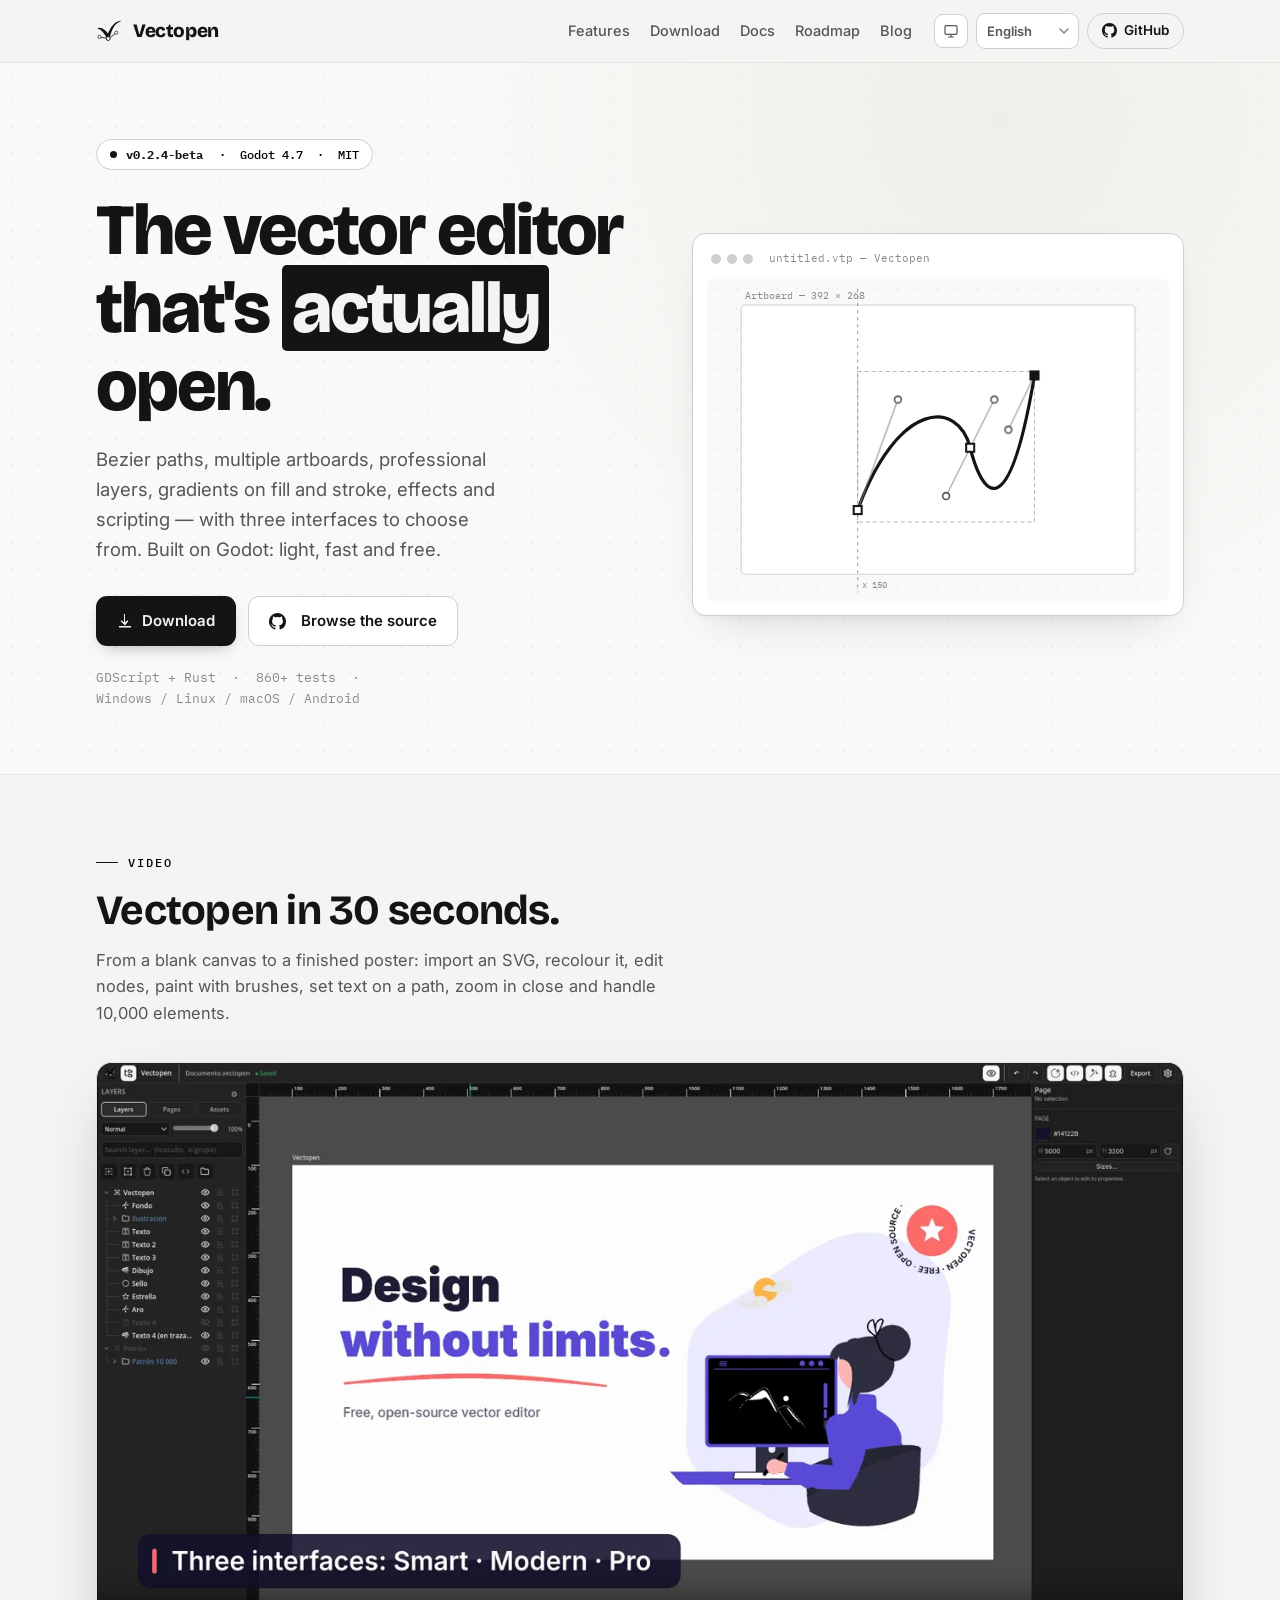
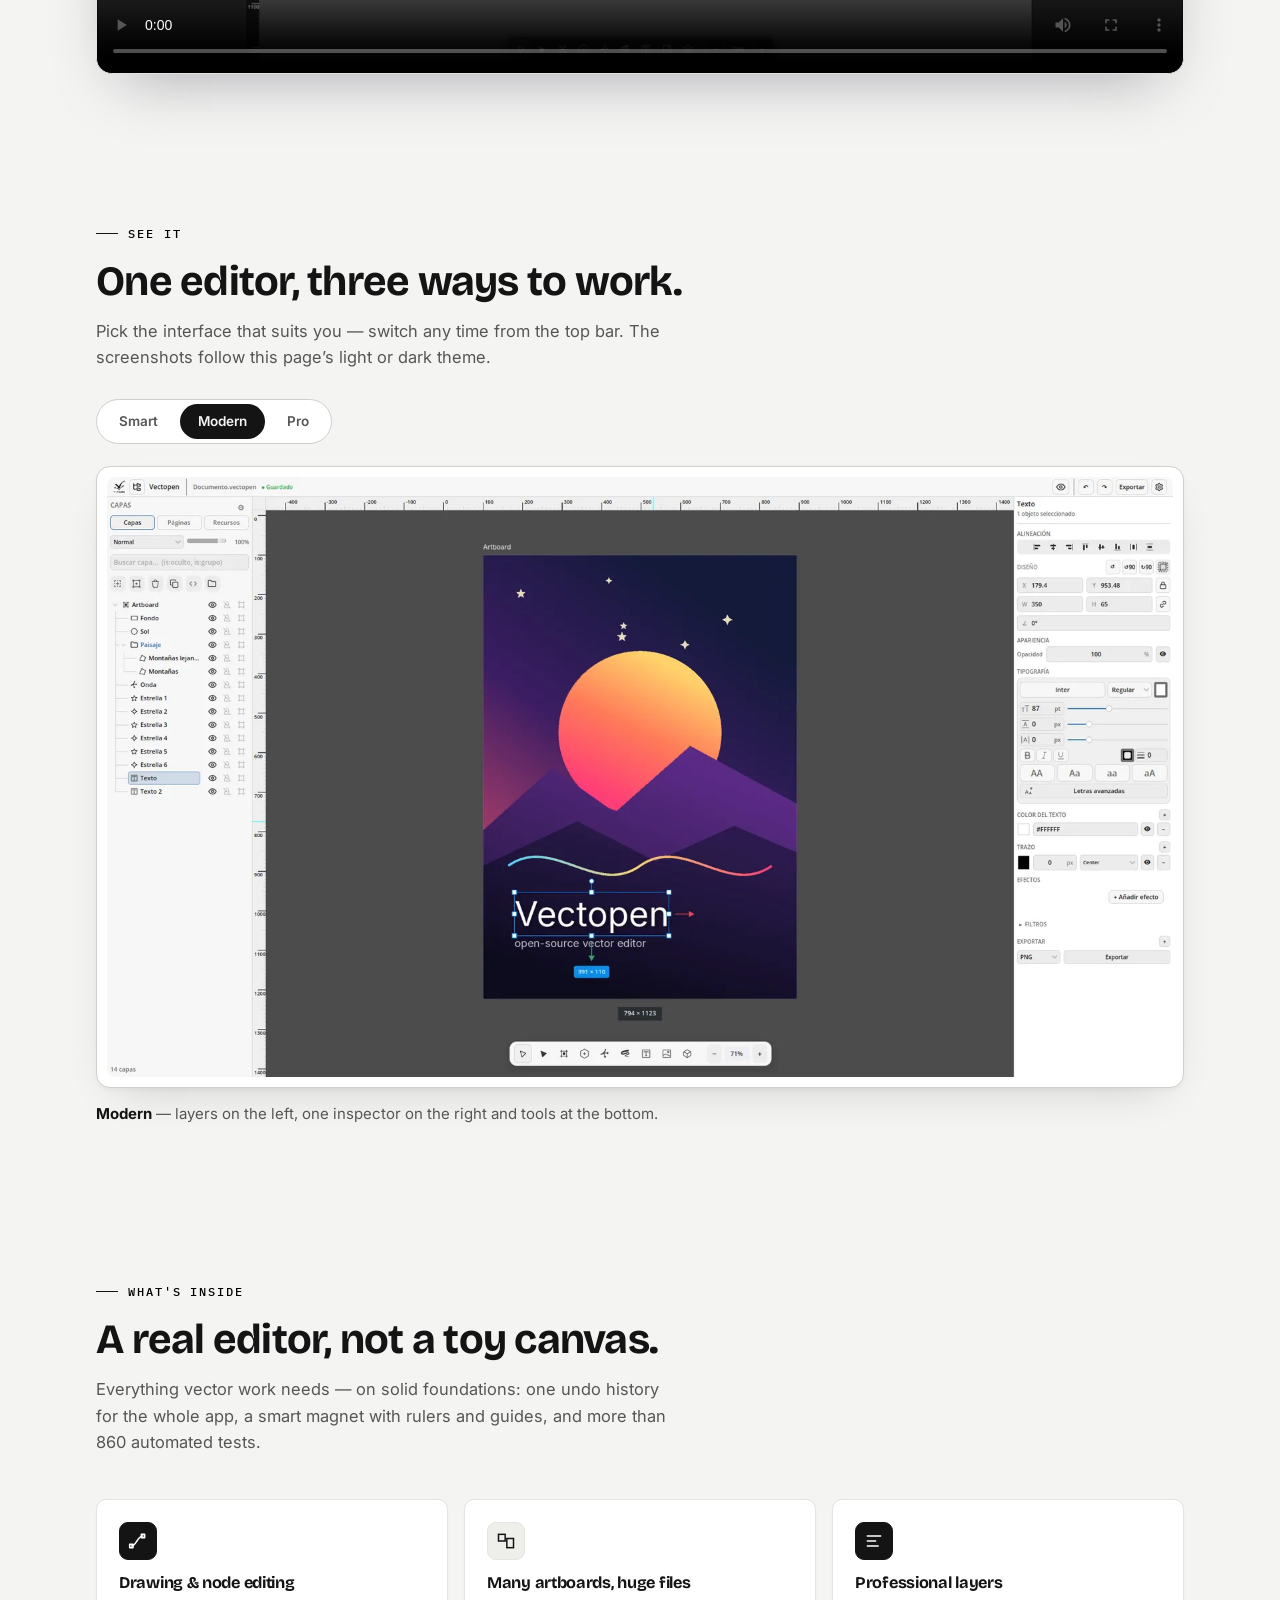
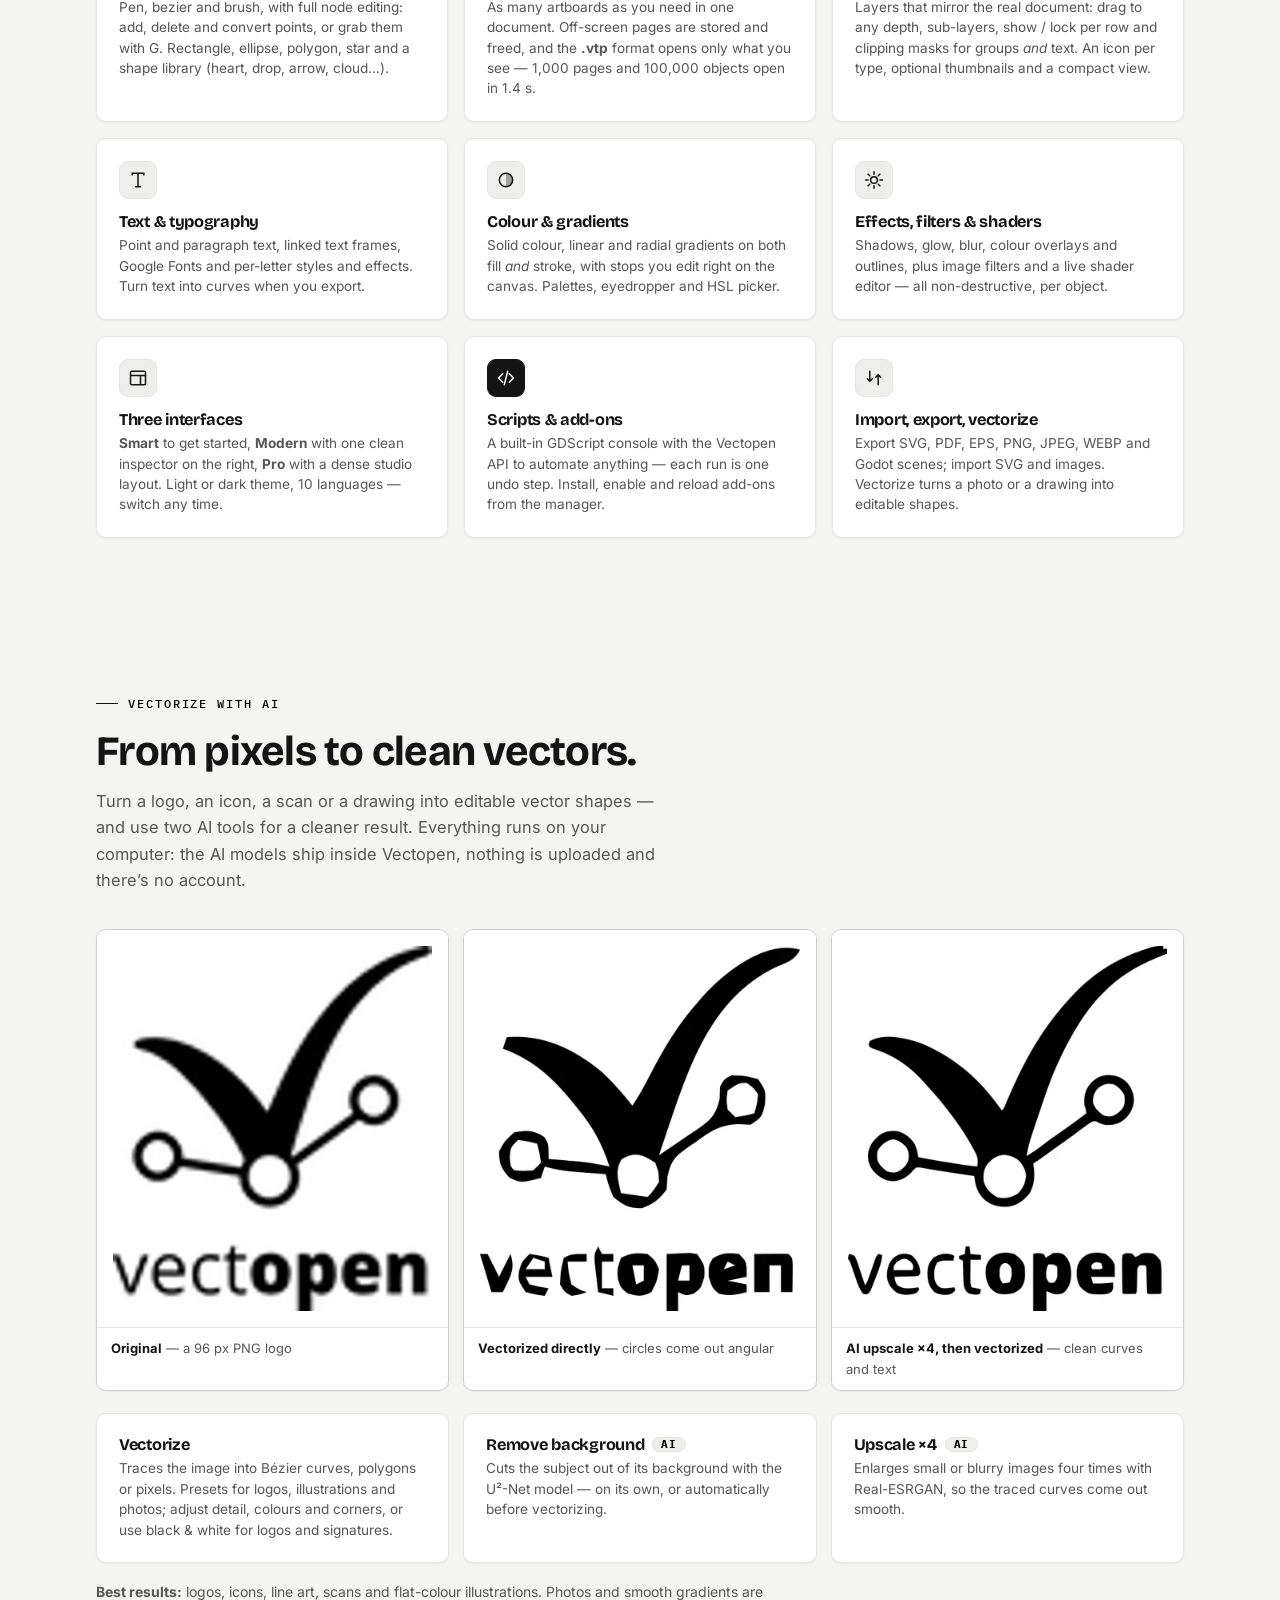
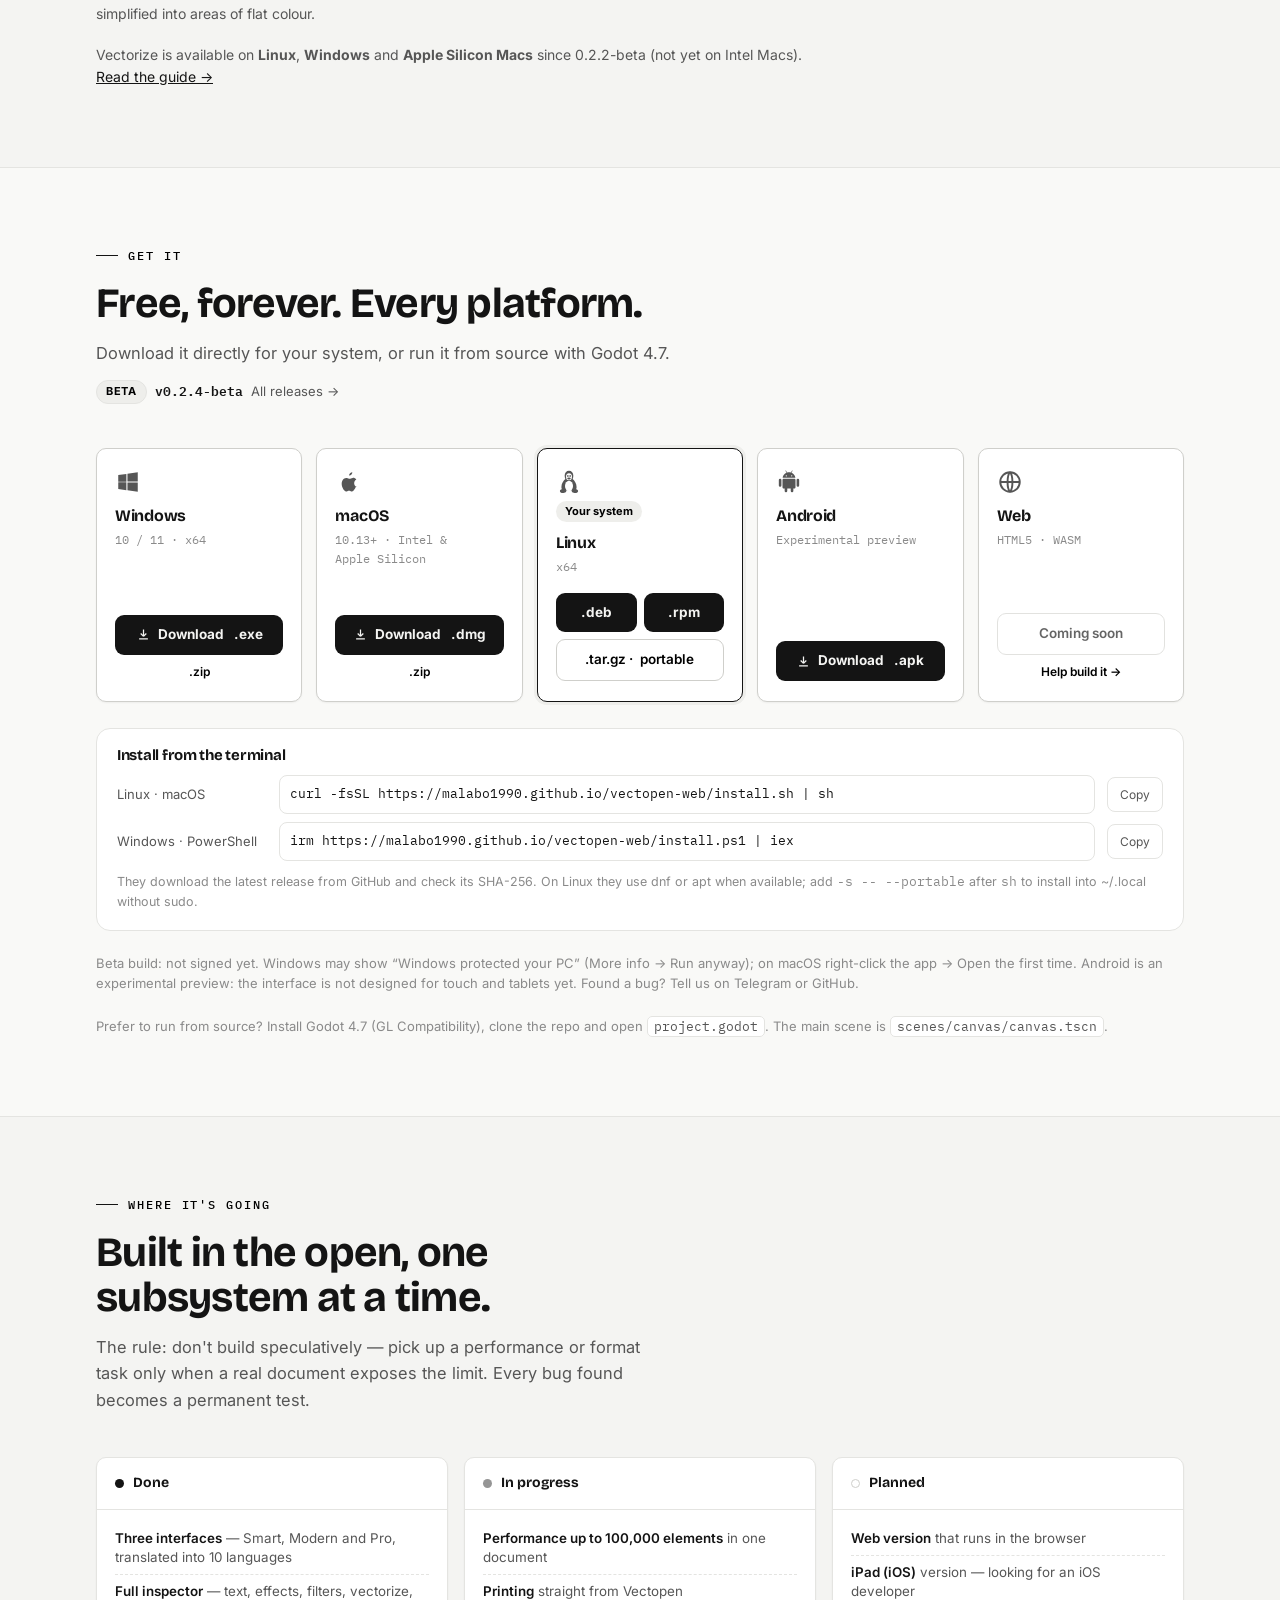
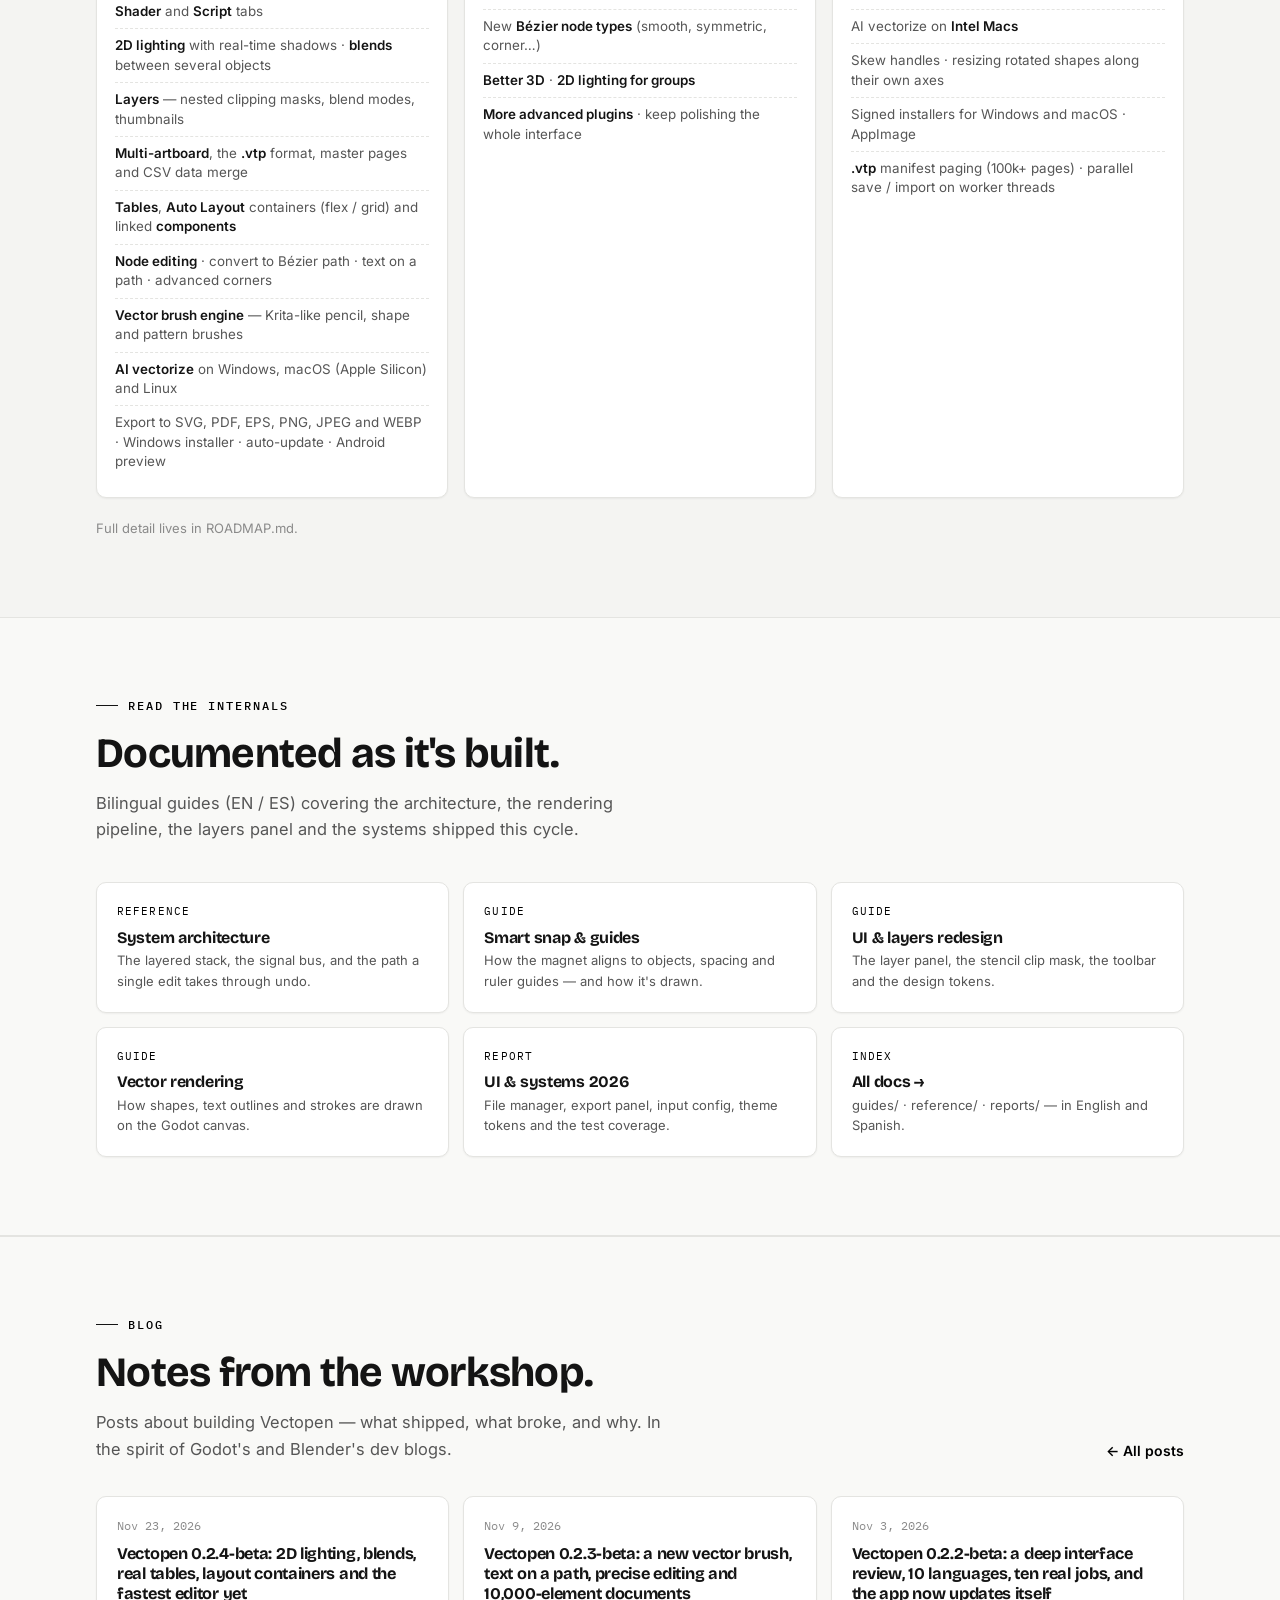
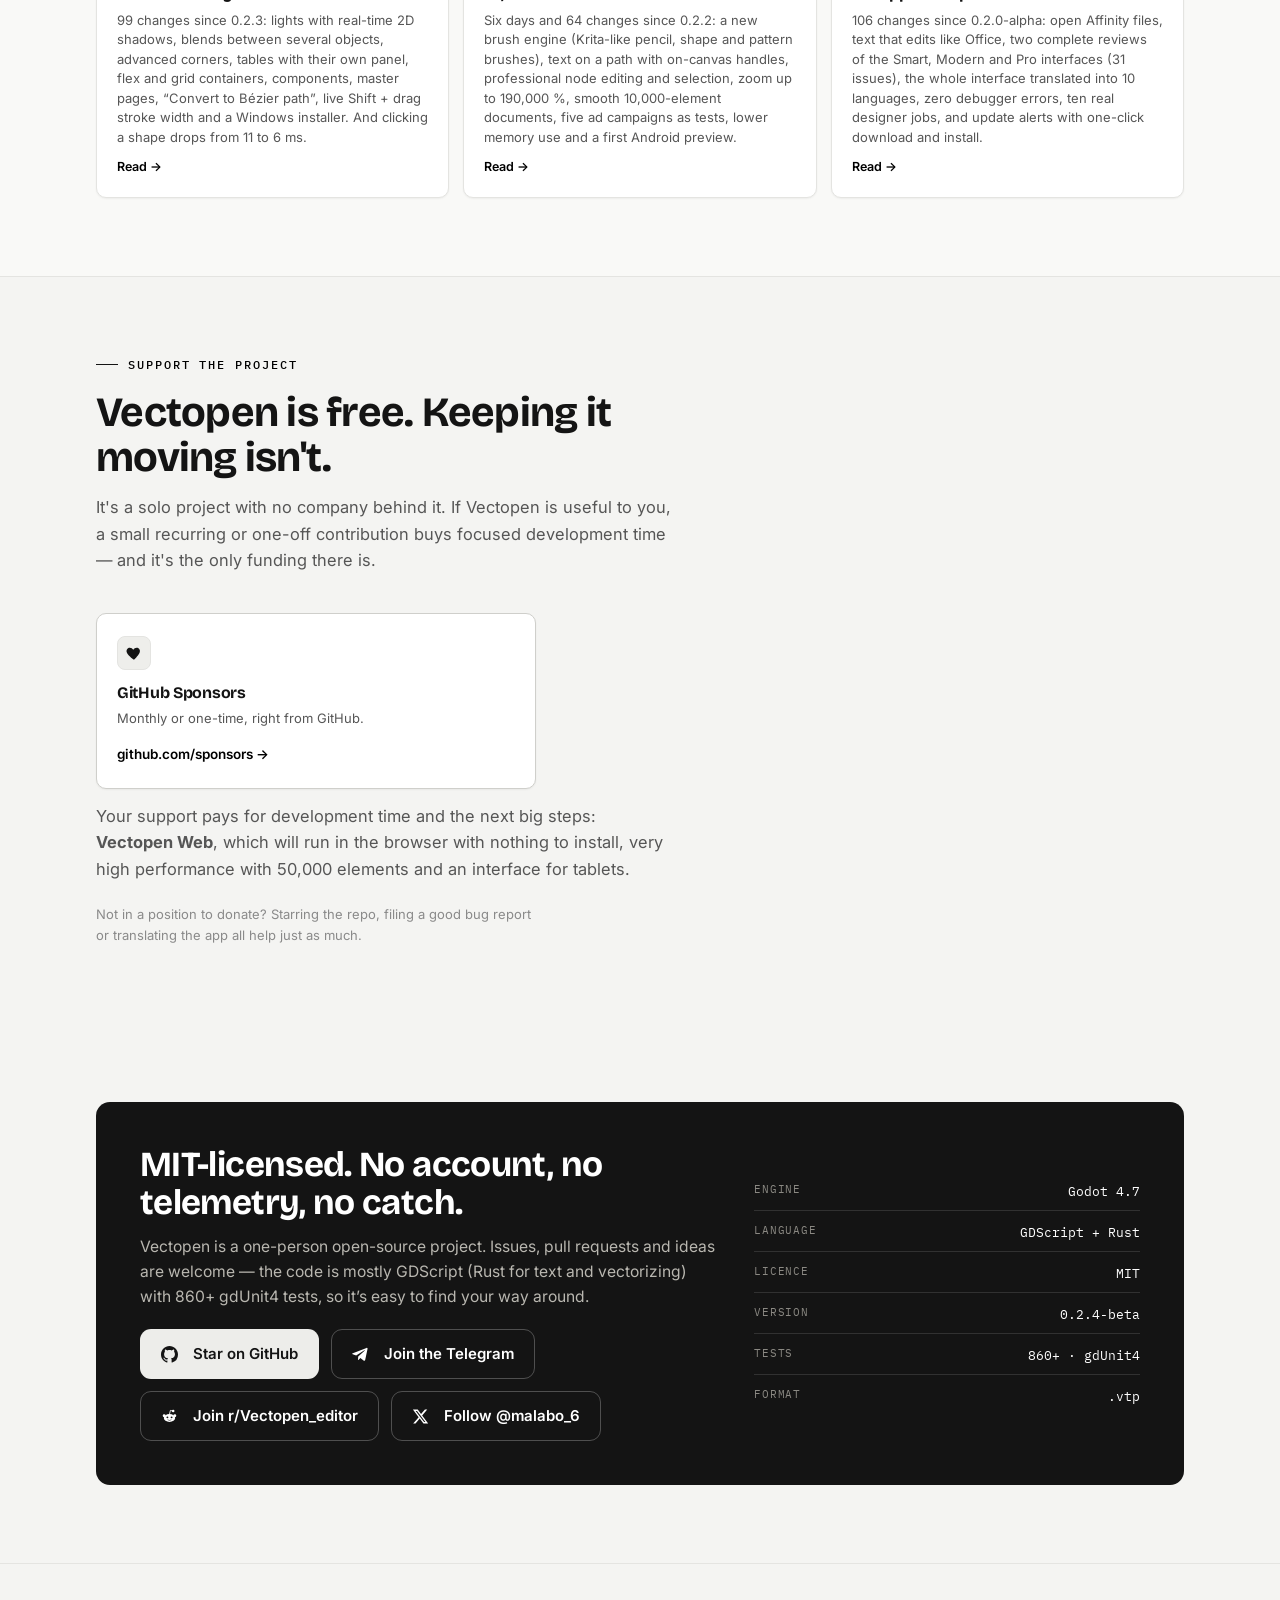
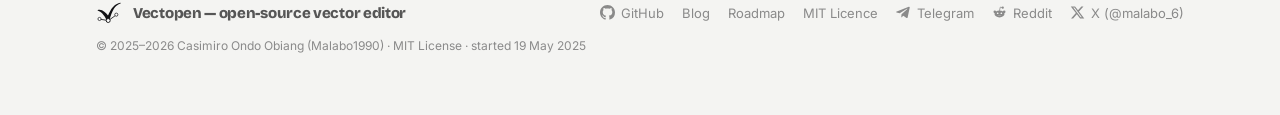
<file: web/index.html>
<!doctype html>
<html lang="en">
<head>
<meta charset="utf-8">
<meta name="viewport" content="width=device-width, initial-scale=1">
<title>Vectopen — Open-Source Vector Editor</title>
<meta name="description" content="Vectopen is a free, open-source vector editor for Windows, macOS and Linux. Bézier paths, multiple artboards, professional layers, gradients, effects and shaders, scripting, three interfaces — and image vectorizing with offline AI background removal and ×4 upscaling.">
<meta property="og:title" content="Vectopen — Open-Source Vector Editor">
<meta property="og:description" content="A lightweight, cross-platform vector editor built on Godot 4.7. Free and MIT-licensed.">
<meta property="og:type" content="website">
<script>try{var t=localStorage.getItem('vectopen-theme');if(t==='light'||t==='dark')document.documentElement.setAttribute('data-theme',t);}catch(e){}</script>
<link rel="preconnect" href="https://fonts.googleapis.com">
<link rel="preconnect" href="https://fonts.gstatic.com" crossorigin>
<link rel="stylesheet" href="https://fonts.googleapis.com/css2?family=Bricolage+Grotesque:opsz,wght@12..96,500;12..96,600;12..96,700;12..96,800&family=Inter:wght@400;500;600&family=IBM+Plex+Mono:wght@400;500&display=swap">
<link rel="stylesheet" href="assets/site.css">
<link rel="icon" type="image/svg+xml" href="favicon.svg">
<link rel="apple-touch-icon" href="apple-touch-icon.png">

<style>
/* ---------- hero ---------- */
.hero{
  position:relative;overflow:hidden;padding:76px 0 64px;
  background:
    radial-gradient(circle at 78% 8%, var(--accent-wash), transparent 46%),
    radial-gradient(var(--grid) 1px, transparent 1.5px) -1px -1px/26px 26px,
    var(--surface-2);
  border-bottom:1px solid var(--line);
}
.hero-grid{display:grid;grid-template-columns:1.05fr .95fr;gap:52px;align-items:center}
.tag{
  display:inline-flex;align-items:center;gap:9px;
  font-family:"IBM Plex Mono",monospace;font-size:12px;font-weight:500;
  color:var(--accent-deep);background:var(--surface);
  border:1px solid var(--line-2);border-radius:999px;padding:5px 13px;margin-bottom:22px;
}
.tag b{color:var(--ink)}
.tag .dot{width:7px;height:7px;border-radius:50%;background:var(--accent)}
h1.hero-h{font-size:clamp(2.7rem,6.4vw,4.5rem);font-weight:800;letter-spacing:-.03em}
h1.hero-h em{font-style:normal;background:var(--accent);color:var(--paper);padding:0 .14em;border-radius:.07em;-webkit-box-decoration-break:clone;box-decoration-break:clone}
.hero p.sub{margin:20px 0 0;font-size:1.16rem;color:var(--ink-2);max-width:34ch}
.cta-row{display:flex;flex-wrap:wrap;gap:12px;margin-top:32px}
.hero-meta{margin-top:22px;font-size:13px;color:var(--ink-3);font-family:"IBM Plex Mono",monospace}
.hero-meta span{white-space:nowrap}
.mock{position:relative;background:var(--surface);border:1px solid var(--line-2);border-radius:var(--radius);box-shadow:var(--shadow);padding:14px}
.mock-bar{display:flex;align-items:center;gap:6px;padding:2px 4px 12px}
.mock-bar i{width:10px;height:10px;border-radius:50%;background:var(--line-2);display:block}
.mock-bar b{margin-left:10px;font-family:"IBM Plex Mono",monospace;font-size:11px;color:var(--ink-3);font-weight:400}
.mock svg{display:block;width:100%;height:auto;border-radius:8px;background:radial-gradient(var(--grid) 1px, transparent 1.4px) 0 0/20px 20px, var(--surface-2)}
.scene .s-artboard{fill:var(--surface);stroke:var(--line-2)}
.scene .s-dim{fill:var(--ink-3)}
.scene .s-guide{stroke:var(--ink-3);opacity:.9}
.scene .s-guide-t{fill:var(--ink-3)}
.scene .s-select{stroke:var(--ink-3);opacity:.6}
.scene .s-path{stroke:var(--accent)}
.scene .s-hline{stroke:var(--ink-3);opacity:.85}
.scene .s-handle{fill:var(--surface);stroke:var(--ink-2)}
.scene .s-anchor{fill:var(--surface);stroke:var(--accent)}
.scene .s-anchor-on{fill:var(--accent)}
@media (max-width:900px){.hero-grid{grid-template-columns:1fr;gap:38px}.hero p.sub{max-width:46ch}}

/* ---------- screenshots ---------- */
#shots{padding-top:72px}
.shot-tabs{display:inline-flex;gap:4px;margin-top:28px;padding:4px;border:1px solid var(--line-2);border-radius:999px;background:var(--surface)}
.shot-tabs button{font:inherit;font-size:13.5px;font-weight:600;color:var(--ink-2);background:none;border:0;border-radius:999px;padding:7px 18px;cursor:pointer}
.shot-tabs button[aria-selected="true"]{background:var(--accent);color:var(--paper)}
.shot-frame{margin-top:22px;background:var(--surface);border:1px solid var(--line-2);border-radius:var(--radius);box-shadow:var(--shadow);padding:10px}
.shot-frame img{display:block;width:100%;height:auto;aspect-ratio:16/9;border-radius:8px;background:var(--surface-2)}
.shot-cap{margin-top:14px;color:var(--ink-2);font-size:15px}
.shot-cap b{color:var(--ink)}
.shot-d{display:none!important}
@media (prefers-color-scheme:dark){:root:not([data-theme="light"]) .shot-d{display:block!important}:root:not([data-theme="light"]) .shot-l{display:none!important}}
:root[data-theme="dark"] .shot-d{display:block!important}
:root[data-theme="dark"] .shot-l{display:none!important}

/* ---------- AI vectorize ---------- */
#ai .ai-steps{display:grid;grid-template-columns:repeat(3,1fr);gap:14px;margin-top:36px}
#ai figure{margin:0;border:1px solid var(--line-2);border-radius:var(--radius-sm);background:#fff;overflow:hidden;box-shadow:var(--shadow-sm)}
#ai figure img{display:block;width:100%;height:auto}
#ai figcaption{background:var(--surface);border-top:1px solid var(--line);padding:10px 14px;font-size:13px;color:var(--ink-2)}
#ai figcaption b{color:var(--ink)}
#ai .ai-cards{display:grid;grid-template-columns:repeat(3,1fr);gap:14px;margin-top:22px}
#ai .ai-cards .feat h3{display:flex;align-items:center;gap:8px}
#ai .ai-pill{font-family:"IBM Plex Mono",monospace;font-size:10.5px;font-weight:700;letter-spacing:.06em;text-transform:uppercase;color:var(--accent-deep);background:var(--accent-wash);border:1px solid var(--line);border-radius:999px;padding:1px 8px}
#ai .ai-note{margin-top:18px;font-size:14px;color:var(--ink-2);max-width:80ch}
#ai .ai-note a{color:var(--ink);text-decoration:underline}
@media (max-width:820px){#ai .ai-steps,#ai .ai-cards{grid-template-columns:1fr}}

/* ---------- features ---------- */
.feat-grid{display:grid;grid-template-columns:repeat(3,1fr);gap:16px;margin-top:44px}
.feat{border:1px solid var(--line);border-radius:var(--radius-sm);background:var(--surface);padding:22px;box-shadow:var(--shadow-sm)}
.feat:hover{border-color:var(--line-2)}
.feat .ico{width:38px;height:38px;border-radius:9px;display:grid;place-items:center;margin-bottom:14px;background:var(--accent-wash);color:var(--ink);border:1px solid var(--line)}
.feat.node .ico{background:var(--ink);color:var(--surface);border-color:var(--ink)}
.feat .ico svg{width:20px;height:20px}
.feat h3{font-size:1.02rem;font-weight:700;margin-bottom:5px}
.feat p{font-size:13.6px;color:var(--ink-2);line-height:1.5}
@media (max-width:900px){.feat-grid{grid-template-columns:repeat(2,1fr)}}
@media (max-width:560px){.feat-grid{grid-template-columns:1fr}}

/* ---------- download ---------- */
.dl-wrap{background:var(--surface-2);border-top:1px solid var(--line);border-bottom:1px solid var(--line)}
.dl-grid{display:grid;grid-template-columns:repeat(5,1fr);gap:14px;margin-top:44px}
@media (max-width:1100px){.dl-grid{grid-template-columns:repeat(3,1fr)}}
.dl{border:1px solid var(--line-2);border-radius:var(--radius-sm);background:var(--surface);padding:20px 18px;display:flex;flex-direction:column;gap:6px;box-shadow:var(--shadow-sm)}
.dl svg{width:26px;height:26px;color:var(--ink-2)}
.dl h4{font-size:1rem;font-weight:700;margin-top:6px}
.dl .st{font-size:12px;color:var(--ink-3);font-family:"IBM Plex Mono",monospace}
.dl a{margin-top:auto;color:var(--accent-deep);font-weight:600;font-size:13.5px;display:inline-flex;align-items:center;gap:5px}
.dl a:hover{gap:8px}
.cli{margin-top:26px;border:1px solid var(--line);border-radius:14px;padding:18px 20px;background:var(--surface)}
.cli h4{margin:0 0 12px;font-size:15px}
.cli-row{display:flex;align-items:center;gap:12px;margin:8px 0;flex-wrap:wrap}
.cli-os{min-width:150px;font-size:13px;color:var(--ink-2)}
.cli-row code{flex:1;min-width:0;overflow-x:auto;white-space:nowrap;font-family:"IBM Plex Mono",monospace;font-size:13px;background:var(--bg);border:1px solid var(--line);border-radius:8px;padding:8px 10px;color:var(--ink)}
.cli-copy{font:inherit;font-size:12px;padding:7px 12px;border-radius:8px;border:1px solid var(--line);background:var(--bg);color:var(--ink-2);cursor:pointer}
.cli-copy:hover{color:var(--ink)}
.cli-note{margin:10px 0 0;font-size:12.5px;color:var(--ink-3)}
.cli-note code{font-family:"IBM Plex Mono",monospace}
.dl-note{margin-top:22px;font-size:13px;color:var(--ink-3)}
.dl-note code{font-family:"IBM Plex Mono",monospace;background:var(--surface);border:1px solid var(--line);border-radius:5px;padding:1px 6px;color:var(--ink-2)}
.dl-ver{display:inline-flex;align-items:center;gap:8px;margin-top:14px;font-size:13px;color:var(--ink-2)}
.dl-ver b{font-family:"IBM Plex Mono",monospace;font-weight:600;color:var(--ink)}
.dl-ver .pill{font-size:11px;font-weight:700;letter-spacing:.06em;text-transform:uppercase;color:var(--accent-deep);background:var(--accent-wash);border:1px solid var(--line);border-radius:999px;padding:2px 9px}
.dl .btns{margin-top:auto;display:flex;flex-direction:column;gap:7px;padding-top:10px}
.dl a.dlb{margin-top:0;justify-content:center;gap:7px;padding:9px 12px;border-radius:9px;background:var(--accent);color:var(--paper);font-weight:700;font-size:13.5px;transition:filter .15s,transform .15s}
.dl a.dlb:hover{gap:7px;filter:brightness(1.07);transform:translateY(-1px)}
.dl a.dlb.alt{background:var(--surface);color:var(--accent-deep);border:1px solid var(--line-2);font-weight:600}
.dl a.dlb svg{width:15px;height:15px;color:currentColor}
.dl .row{display:flex;gap:7px}
.dl .row a.dlb{flex:1}
.dl.you{border-color:var(--accent);box-shadow:0 0 0 3px var(--accent-wash),var(--shadow-sm)}
.dl .you-tag{display:none;align-self:flex-start;font-size:11px;font-weight:700;color:var(--accent-deep);background:var(--accent-wash);border-radius:999px;padding:2px 9px}
.dl.you .you-tag{display:inline-block}
.dl .more{font-size:12px;color:var(--ink-3);text-align:center}
.dl .more a{margin-top:0;font-size:12px;display:inline}
@media (max-width:820px){.dl-grid{grid-template-columns:repeat(2,1fr)}}
@media (max-width:440px){.dl-grid{grid-template-columns:1fr}}

/* ---------- roadmap ---------- */
.road{display:grid;grid-template-columns:repeat(3,1fr);gap:16px;margin-top:44px}
.col{border:1px solid var(--line);border-radius:var(--radius-sm);background:var(--surface);overflow:hidden;box-shadow:var(--shadow-sm)}
.col-h{display:flex;align-items:center;gap:9px;padding:14px 18px;border-bottom:1px solid var(--line);font-family:"Bricolage Grotesque",sans-serif;font-weight:700;font-size:14px}
.col-h .pip{width:9px;height:9px;border-radius:50%;flex:none}
.pip.done{background:var(--ink)}
.pip.prog{background:var(--ink);opacity:.45}
.pip.plan{background:transparent;border:1.5px solid var(--line-2)}
.col ul{list-style:none;padding:12px 18px 18px}
.col li{font-size:13.4px;color:var(--ink-2);padding:7px 0;border-bottom:1px dashed var(--line);line-height:1.45}
.col li:last-child{border-bottom:0}
.col li b{color:var(--ink);font-weight:600}
.road-foot{margin-top:20px;font-size:13px;color:var(--ink-3)}
@media (max-width:860px){.road{grid-template-columns:1fr}}

/* ---------- docs ---------- */
.docs-grid{display:grid;grid-template-columns:repeat(3,1fr);gap:14px;margin-top:40px}
.doc{border:1px solid var(--line);border-radius:var(--radius-sm);background:var(--surface);padding:20px;box-shadow:var(--shadow-sm)}
.doc:hover{border-color:var(--accent)}
.doc .k{font-family:"IBM Plex Mono",monospace;font-size:11px;color:var(--accent-deep);text-transform:uppercase;letter-spacing:.1em}
.doc h4{margin:8px 0 4px;font-size:1rem;font-weight:700}
.doc p{font-size:13px;color:var(--ink-2)}
@media (max-width:820px){.docs-grid{grid-template-columns:1fr}}

/* ---------- blog teaser ---------- */
.dev-wrap{background:var(--surface-2);border-top:1px solid var(--line);border-bottom:1px solid var(--line)}
.dev-head{display:flex;align-items:flex-end;justify-content:space-between;gap:20px;flex-wrap:wrap}
.dev-all{font-weight:600;font-size:14px;color:var(--accent-deep);white-space:nowrap}
.dev-all:hover{text-decoration:underline;text-underline-offset:3px}
.dev-list{display:grid;grid-template-columns:repeat(3,1fr);gap:14px;margin-top:34px}
.dev-post{border:1px solid var(--line);border-radius:var(--radius-sm);background:var(--surface);padding:20px;box-shadow:var(--shadow-sm);display:flex;flex-direction:column;min-height:170px}
.dev-post:hover{border-color:var(--line-2)}
.dev-post time{font-family:"IBM Plex Mono",monospace;font-size:11.5px;color:var(--ink-3)}
.dev-post h4{margin:8px 0 6px;font-size:1.02rem;font-weight:700;line-height:1.25}
.dev-post p{font-size:13px;color:var(--ink-2);line-height:1.5}
.dev-post .more{margin-top:auto;padding-top:10px;font-size:12.5px;font-weight:600;color:var(--accent-deep)}
.dev-empty{margin-top:24px;color:var(--ink-3);font-size:14px}
@media (max-width:820px){.dev-list{grid-template-columns:1fr}}

.promo-video{margin-top:36px;border-radius:16px;overflow:hidden;border:1px solid var(--line);box-shadow:0 24px 60px -24px rgba(20,18,43,.35);background:#0f0e17;aspect-ratio:16/9}
.promo-video video{display:block;width:100%;height:100%}
/* ---------- donate ---------- */
.don-grid{display:grid;grid-template-columns:minmax(0,440px);gap:14px;margin-top:40px}
.don{border:1px solid var(--line-2);border-radius:var(--radius-sm);background:var(--surface);padding:22px 20px;box-shadow:var(--shadow-sm);display:flex;flex-direction:column;gap:6px}
.don .di{width:34px;height:34px;border-radius:8px;display:grid;place-items:center;background:var(--accent-wash);color:var(--ink);border:1px solid var(--line);margin-bottom:8px}
.don .di svg{width:18px;height:18px}
.don h4{font-size:1rem;font-weight:700}
.don p{font-size:13px;color:var(--ink-2)}
.don a.go{margin-top:auto;padding-top:10px;font-weight:600;font-size:13.5px;color:var(--accent-deep);display:inline-flex;gap:5px;align-items:center}
.don a.go:hover{gap:8px}
.don-note{margin-top:22px;font-size:13px;color:var(--ink-3);max-width:56ch}
@media (max-width:820px){.don-grid{grid-template-columns:1fr}}

/* ---------- open source band ---------- */
.oss{background:#141414;color:#EDEDEA;border-radius:var(--radius);padding:44px;display:grid;grid-template-columns:1.2fr .8fr;gap:36px;align-items:center}
@media (prefers-color-scheme:dark){:root:not([data-theme="light"]) .oss{background:#000;border:1px solid var(--line)}}
:root[data-theme="dark"] .oss{background:#000;border:1px solid var(--line)}
.oss .btn-primary{background:#EDEDEA;color:#141414;box-shadow:none}
.oss .btn-primary:hover{background:#fff}
.oss h2{color:#fff;font-size:clamp(1.6rem,3vw,2.2rem)}
.oss p{color:#B9B7B0;margin-top:12px;font-size:.98rem}
.oss .stats{display:flex;flex-direction:column;gap:2px}
.oss .stat{display:flex;justify-content:space-between;gap:16px;padding:9px 0;border-bottom:1px solid rgba(255,255,255,.12);font-family:"IBM Plex Mono",monospace;font-size:12.5px}
.oss .stat:last-child{border-bottom:0}
.oss .stat span:first-child{color:#8B8983;text-transform:uppercase;letter-spacing:.07em;font-size:10.5px}
.oss .stat span:last-child{color:#fff}
.oss .cta-row{margin-top:20px}
.oss .btn-ghost{background:transparent;color:#fff;border-color:rgba(255,255,255,.25)}
.oss .btn-ghost:hover{border-color:#fff}
@media (max-width:760px){.oss{grid-template-columns:1fr;padding:30px}}

@media (prefers-reduced-motion:no-preference){
  .draw{stroke-dasharray:var(--len,600);stroke-dashoffset:var(--len,600);animation:draw 1.5s .25s cubic-bezier(.4,0,.15,1) forwards}
  @keyframes draw{to{stroke-dashoffset:0}}
  .pop{opacity:0;animation:pop .4s cubic-bezier(.2,.8,.3,1) forwards}
  .pop.d1{animation-delay:1.25s}.pop.d2{animation-delay:1.4s}.pop.d3{animation-delay:1.55s}.pop.d4{animation-delay:1.7s}
  @keyframes pop{to{opacity:1}}
  .rise{opacity:0;transform:translateY(10px);animation:rise .5s cubic-bezier(.2,.7,.3,1) forwards}
  @keyframes rise{to{opacity:1;transform:none}}
}
@media (max-width:560px){.hero{padding:52px 0 46px}}
.dl a.dlb.soon{cursor:default;opacity:.6;pointer-events:none}
.sico{width:15px;height:15px;flex:none;fill:currentColor;vertical-align:-2px;margin-right:6px}
.foot-links a{display:inline-flex;align-items:center}
.cta-row .btn .sico{width:17px;height:17px}
</style>
<script type="application/ld+json">{"@context": "https://schema.org", "@type": "SoftwareApplication", "name": "Vectopen", "applicationCategory": "DesignApplication", "operatingSystem": "Windows 10, Windows 11, macOS 10.13+, Linux, Android", "softwareVersion": "0.2.4-beta", "license": "https://opensource.org/licenses/MIT", "offers": {"@type": "Offer", "price": "0", "priceCurrency": "USD"}, "url": "https://malabo1990.github.io/vectopen-web/", "downloadUrl": "https://github.com/malabo1990/-Vectopen/releases", "codeRepository": "https://github.com/malabo1990/-Vectopen", "softwareHelp": "https://malabo1990.github.io/vectopen-web/docs/", "description": "Free, open-source vector graphics editor built with Godot.", "featureList": ["Bézier paths and node editing", "Multiple artboards and large documents (.vtp)", "Professional layers with thumbnails and clipping masks", "Fill and stroke gradients", "Effects, image filters and a live shader editor", "GDScript scripting and add-ons", "MCP server for AI agents", "Image vectorizing (VTracer): Bézier, polygon or pixel output", "AI background removal (U²-Net), offline", "AI ×4 upscaling (Real-ESRGAN), offline", "Export to SVG, PDF, EPS, PNG, JPEG, WEBP", "Three interfaces: Smart, Modern and Pro", "10 interface languages"], "author": {"@type": "Person", "name": "Casimiro Ondo Obiang", "alternateName": "Malabo1990", "url": "https://github.com/malabo1990", "sameAs": ["https://x.com/malabo_6"]}, "creator": {"@type": "Person", "name": "Casimiro Ondo Obiang", "alternateName": "Malabo1990", "url": "https://github.com/malabo1990"}, "copyrightHolder": {"@type": "Person", "name": "Casimiro Ondo Obiang", "alternateName": "Malabo1990", "url": "https://github.com/malabo1990"}, "copyrightYear": "2025", "dateCreated": "2025-05-19", "datePublished": "2026-10-28", "dateModified": "2026-11-23", "sameAs": ["https://github.com/malabo1990/-Vectopen", "https://www.reddit.com/r/Vectopen_editor/", "https://t.me/vectopen"]}</script>
</head>
<body>

<header class="nav">
  <div class="wrap nav-in">
    <a class="brand" href="#top">
      <svg class="logomark" viewBox="0 0 35 31" aria-hidden="true"><g transform="translate(-268.083 -498.615)"><path class="lm-swoosh" d="M282.118,523.24C281.195,520.222 277.013,515.111 275.044,513.419C274.945,513.334 273.04,511.481 270.881,511.072C270.503,511 270.557,510.899 270.23,510.617C270.393,510.469 270.498,510.265 270.661,510.117C270.667,510.112 271.728,509.793 272.892,509.882C277.366,510.222 281.733,513.812 284.248,517.571C285.167,515.396 286.308,512.985 287.583,510.872C290.112,506.679 294.107,501.703 300.722,500.449C300.795,500.435 300.873,500.382 300.942,500.409C301.254,500.529 301.195,500.632 301.505,500.752C301.344,500.9 301.323,501.163 301.162,501.312C300.923,501.533 296.197,502.223 292.169,508.513C289.34,512.929 287.609,518.8 286.423,523.234C286.435,523.896 286.318,524.489 286.055,524.984C284.748,527.441 281.627,526.228 281.897,524.005C281.905,523.937 281.981,523.667 282.118,523.24Z"/><path class="lm-line" d="M284.811,524.256L293.701,517.917"/><path class="lm-line" d="M282.229,522.133L272.651,520.59" transform="translate(2.25866 2.12231)"/><circle class="lm-node" cx="283.98" cy="524.256" r="7.468" transform="matrix(0.282308,0,0,0.282308,215.263,368.353)"/><circle class="lm-node" cx="283.98" cy="524.256" r="7.468" transform="matrix(0.282308,0,0,0.282308,192.632,374.146)"/><circle class="lm-node" cx="283.98" cy="524.256" r="7.468" transform="matrix(0.356531,0,0,0.356531,183.24,337.342)"/></g></svg>
      Vectopen
    </a>
    <nav class="nav-links">
      <a href="#features" data-i18n="nav.features">Features</a>
      <a href="#download" data-i18n="nav.download">Download</a>
      <a href="#docs" data-i18n="nav.docs">Docs</a>
      <a href="#roadmap" data-i18n="nav.roadmap">Roadmap</a>
      <a href="blog/" data-i18n="nav.blog">Blog</a>
    </nav>
    <div class="nav-tools">
      <button id="themeBtn" class="icon-btn" type="button" data-i18n-aria="theme.label" aria-label="Toggle theme">
        <svg class="ti ti-system" viewBox="0 0 24 24" fill="none" stroke="currentColor" stroke-width="1.8"><rect x="3" y="4" width="18" height="13" rx="1.5"/><path d="M8 21h8M12 17v4" stroke-linecap="round"/></svg>
        <svg class="ti ti-light" viewBox="0 0 24 24" fill="none" stroke="currentColor" stroke-width="1.8" stroke-linecap="round"><circle cx="12" cy="12" r="4"/><path d="M12 2v2M12 20v2M2 12h2M20 12h2M4.9 4.9l1.4 1.4M17.7 17.7l1.4 1.4M19.1 4.9l-1.4 1.4M6.3 17.7l-1.4 1.4"/></svg>
        <svg class="ti ti-dark" viewBox="0 0 24 24" fill="currentColor"><path d="M21 12.8A9 9 0 1111.2 3a7 7 0 009.8 9.8z"/></svg>
      </button>
      <select id="langSel" class="lang-sel" aria-label="Language"></select>
      <a class="nav-gh" href="https://github.com/malabo1990/-Vectopen" target="_blank" rel="noopener">
        <svg width="15" height="15" viewBox="0 0 16 16" fill="currentColor" aria-hidden="true"><path d="M8 0C3.58 0 0 3.58 0 8c0 3.54 2.29 6.53 5.47 7.59.4.07.55-.17.55-.38 0-.19-.01-.82-.01-1.49-2.01.37-2.53-.49-2.69-.94-.09-.23-.48-.94-.82-1.13-.28-.15-.68-.52-.01-.53.63-.01 1.08.58 1.23.82.72 1.21 1.87.87 2.33.66.07-.52.28-.87.51-1.07-1.78-.2-3.64-.89-3.64-3.95 0-.87.31-1.59.82-2.15-.08-.2-.36-1.02.08-2.12 0 0 .67-.21 2.2.82.64-.18 1.32-.27 2-.27.68 0 1.36.09 2 .27 1.53-1.04 2.2-.82 2.2-.82.44 1.1.16 1.92.08 2.12.51.56.82 1.27.82 2.15 0 3.07-1.87 3.75-3.65 3.95.29.25.54.73.54 1.48 0 1.07-.01 1.93-.01 2.2 0 .21.15.46.55.38A8.01 8.01 0 0016 8c0-4.42-3.58-8-8-8z"/></svg>
        <span>GitHub</span>
      </a>
    </div>
  </div>
</header>

<a id="top"></a>
<section class="hero">
  <div class="wrap hero-grid">
    <div>
      <span class="tag"><span class="dot"></span> <b data-dl-version>v0.2.4-beta</b> &nbsp;&middot;&nbsp; Godot&nbsp;4.7 &nbsp;&middot;&nbsp; MIT</span>
      <h1 class="hero-h" data-i18n="hero.title">The vector editor<br>that's <em>actually</em> open.</h1>
      <p class="sub" data-i18n="hero.sub">Bezier paths, multiple artboards, professional layers, gradients on fill and stroke, effects and scripting &mdash; with three interfaces to choose from. Built on Godot: light, fast and free.</p>
      <div class="cta-row">
        <a class="btn btn-primary" href="#download">
          <svg width="16" height="16" viewBox="0 0 16 16" fill="currentColor" aria-hidden="true"><path d="M8 1v8.6l2.3-2.3 1 1L8 12.6 3.7 8.3l1-1L7 9.6V1h1zM2 13h12v1.5H2V13z"/></svg>
          <span data-i18n="hero.download">Download</span>
        </a>
        <a class="btn btn-ghost" href="https://github.com/malabo1990/-Vectopen" target="_blank" rel="noopener"><svg class="sico" viewBox="0 0 16 16" aria-hidden="true"><path d="M8 0C3.58 0 0 3.58 0 8c0 3.54 2.29 6.53 5.47 7.59.4.07.55-.17.55-.38 0-.19-.01-.82-.01-1.49-2.01.37-2.53-.49-2.69-.94-.09-.23-.48-.94-.82-1.13-.28-.15-.68-.52-.01-.53.63-.01 1.08.58 1.23.82.72 1.21 1.87.87 2.33.66.07-.52.28-.87.51-1.07-1.78-.2-3.64-.89-3.64-3.95 0-.87.31-1.59.82-2.15-.08-.2-.36-1.02.08-2.12 0 0 .67-.21 2.2.82.64-.18 1.32-.27 2-.27.68 0 1.36.09 2 .27 1.53-1.04 2.2-.82 2.2-.82.44 1.1.16 1.92.08 2.12.51.56.82 1.27.82 2.15 0 3.07-1.87 3.75-3.65 3.95.29.25.54.73.54 1.48 0 1.07-.01 1.93-.01 2.2 0 .21.15.46.55.38A8.01 8.01 0 0 0 16 8c0-4.42-3.58-8-8-8z"/></svg><span data-i18n="hero.source">Browse the source</span></a>
      </div>
      <p class="hero-meta" data-i18n="hero.meta"><span>GDScript + Rust</span> &nbsp;&middot;&nbsp; <span>860+ tests</span> &nbsp;&middot;&nbsp; <span>Windows / Linux / macOS / Android</span></p>
    </div>

    <div class="mock rise" style="animation-delay:.1s">
      <div class="mock-bar"><i></i><i></i><i></i><b>untitled.vtp &mdash; Vectopen</b></div>
      <svg class="scene" viewBox="0 0 460 320" aria-label="A bezier path being drawn on an artboard, with control handles, a selection box and a snap guide.">
        <rect class="s-artboard" x="34" y="26" width="392" height="268" rx="4"/>
        <text x="38" y="20" class="mono s-dim" font-size="10">Artboard &mdash; 392 &times; 268</text>
        <line class="s-guide" x1="150" y1="10" x2="150" y2="312" stroke-width="1" stroke-dasharray="3 4"/>
        <text x="154" y="308" class="mono s-guide-t" font-size="9">x&nbsp;150</text>
        <rect class="s-select" x="150" y="92" width="176" height="150" fill="none" stroke-width="1" stroke-dasharray="4 3"/>
        <path class="draw s-path" style="--len:520" d="M150 230 C 190 120, 250 120, 262 168 S 300 250, 326 96" fill="none" stroke-width="3.2" stroke-linecap="round"/>
        <g class="s-hline" stroke-width="1.1">
          <line class="pop d1" x1="150" y1="230" x2="190" y2="120"/>
          <line class="pop d2" x1="262" y1="168" x2="238" y2="216"/>
          <line class="pop d2" x1="262" y1="168" x2="286" y2="120"/>
          <line class="pop d3" x1="326" y1="96" x2="300" y2="150"/>
        </g>
        <g class="s-handle" stroke-width="1.6">
          <circle class="pop d1" cx="190" cy="120" r="3.4"/>
          <circle class="pop d2" cx="238" cy="216" r="3.4"/>
          <circle class="pop d2" cx="286" cy="120" r="3.4"/>
          <circle class="pop d3" cx="300" cy="150" r="3.4"/>
        </g>
        <g class="s-anchor" stroke-width="2">
          <rect class="pop d1" x="146" y="226" width="8" height="8"/>
          <rect class="pop d2" x="258" y="164" width="8" height="8"/>
          <rect class="pop d4 s-anchor-on" x="322" y="92" width="8" height="8"/>
        </g>
      </svg>
    </div>
  </div>
</section>

<section id="video">
  <div class="wrap">
    <div class="sec-eyebrow" data-i18n="video.eyebrow">Video</div>
    <h2 class="sec-h" data-i18n="video.h">Vectopen in 30 seconds.</h2>
    <p class="sec-lead" data-i18n="video.lead">From a blank canvas to a finished poster: import an SVG, recolour it, edit nodes, paint with brushes, set text on a path, zoom in close and handle 10,000 elements.</p>
    <div class="promo-video">
      <video controls preload="metadata" playsinline poster="media/video/vectopen-promo-poster.webp" aria-label="Vectopen in 30 seconds">
        <source src="media/video/vectopen-promo-30s.mp4" type="video/mp4">
      </video>
    </div>
  </div>
</section>

<section id="shots">
  <div class="wrap">
    <div class="sec-eyebrow" data-i18n="shots.eyebrow">See it</div>
    <h2 class="sec-h" data-i18n="shots.h">One editor, three ways to work.</h2>
    <p class="sec-lead" data-i18n="shots.lead">Pick the interface that suits you &mdash; switch any time from the top bar.</p>
    <div class="shot-tabs" role="tablist">
      <button role="tab" aria-selected="false" data-shot="smart">Smart</button>
      <button role="tab" aria-selected="true" data-shot="modern">Modern</button>
      <button role="tab" aria-selected="false" data-shot="pro">Pro</button>
    </div>
    <div class="shot-frame">
      <img class="shot-l" data-shot-img="light" src="media/shots/modern_light.webp" width="1600" height="900" alt="Vectopen screenshot" loading="lazy">
      <img class="shot-d" data-shot-img="dark" src="media/shots/modern_dark.webp" width="1600" height="900" alt="Vectopen screenshot" loading="lazy">
    </div>
    <p class="shot-cap" data-shot-cap="smart" hidden data-i18n="shots.smart">Smart</p>
    <p class="shot-cap" data-shot-cap="modern" data-i18n="shots.modern">Modern</p>
    <p class="shot-cap" data-shot-cap="pro" hidden data-i18n="shots.pro">Pro</p>
  </div>
</section>
<script>
(function(){
  var tabs=document.querySelectorAll('.shot-tabs button');
  function show(m){
    tabs.forEach(function(b){b.setAttribute('aria-selected',b.getAttribute('data-shot')===m?'true':'false')});
    document.querySelectorAll('[data-shot-img]').forEach(function(i){i.src='media/shots/'+m+'_'+i.getAttribute('data-shot-img')+'.webp'});
    document.querySelectorAll('[data-shot-cap]').forEach(function(p){p.hidden=p.getAttribute('data-shot-cap')!==m});
  }
  tabs.forEach(function(b){b.addEventListener('click',function(){show(b.getAttribute('data-shot'))})});
})();
</script>

<section id="features">
  <div class="wrap">
    <div class="sec-eyebrow" data-i18n="feat.eyebrow">What's inside</div>
    <h2 class="sec-h" data-i18n="feat.h">A real editor, not a toy canvas.</h2>
    <p class="sec-lead" data-i18n="feat.lead">Everything vector work needs &mdash; on solid foundations: one undo history for the whole app, a smart magnet with rulers and guides, and more than 860 automated tests.</p>
    <div class="feat-grid">
      <div class="feat node">
        <div class="ico"><svg viewBox="0 0 24 24" fill="none" stroke="currentColor" stroke-width="1.8" stroke-linecap="round" stroke-linejoin="round"><path d="M4 18C10 18 11 6 18 6"/><rect x="2" y="16" width="4" height="4"/><rect x="16" y="4" width="4" height="4"/></svg></div>
        <h3 data-i18n="feat.bezier.h">Drawing &amp; node editing</h3>
        <p data-i18n="feat.bezier.p">Pen, bezier and brush, with full node editing: add, delete and convert points, or grab them with G. Rectangle, ellipse, polygon, star and a shape library (heart, drop, arrow, cloud&hellip;).</p>
      </div>
      <div class="feat">
        <div class="ico"><svg viewBox="0 0 24 24" fill="none" stroke="currentColor" stroke-width="1.8"><rect x="3" y="4" width="8" height="8"/><rect x="13" y="9" width="8" height="11"/></svg></div>
        <h3 data-i18n="feat.artboard.h">Many artboards, huge files</h3>
        <p data-i18n="feat.artboard.p">As many artboards as you need in one document. Off-screen pages are stored and freed, and the <b>.vtp</b> format opens only what you see &mdash; 1,000 pages and 100,000 objects open in 1.4 s.</p>
      </div>
      <div class="feat node">
        <div class="ico"><svg viewBox="0 0 24 24" fill="none" stroke="currentColor" stroke-width="1.8" stroke-linecap="round"><path d="M4 6h16M4 12h10M4 18h13"/></svg></div>
        <h3 data-i18n="feat.layers.h">Professional layers</h3>
        <p data-i18n="feat.layers.p">Layers that mirror the real document: drag to any depth, sub-layers, show / lock per row and clipping masks for groups <em>and</em> text. An icon per type, optional thumbnails and a compact view.</p>
      </div>
      <div class="feat">
        <div class="ico"><svg viewBox="0 0 24 24" fill="none" stroke="currentColor" stroke-width="1.8" stroke-linecap="round"><path d="M5 6V4h14v2M12 4v16M9 20h6"/></svg></div>
        <h3 data-i18n="feat.magnet.h">Text &amp; typography</h3>
        <p data-i18n="feat.magnet.p">Point and paragraph text, linked text frames, Google Fonts and per-letter styles and effects. Turn text into curves when you export.</p>
      </div>
      <div class="feat">
        <div class="ico"><svg viewBox="0 0 24 24" fill="none" stroke="currentColor" stroke-width="1.8"><circle cx="12" cy="12" r="8"/><path d="M12 4a8 8 0 010 16z" fill="currentColor" stroke="none" opacity=".35"/></svg></div>
        <h3 data-i18n="feat.transform.h">Colour &amp; gradients</h3>
        <p data-i18n="feat.transform.p">Solid colour, linear and radial gradients on both fill <em>and</em> stroke, with stops you edit right on the canvas. Palettes, eyedropper and HSL picker.</p>
      </div>
      <div class="feat">
        <div class="ico"><svg viewBox="0 0 24 24" fill="none" stroke="currentColor" stroke-width="1.8"><circle cx="12" cy="12" r="4"/><path d="M12 2v3M12 19v3M2 12h3M19 12h3M5 5l2 2M17 17l2 2M19 5l-2 2M7 17l-2 2" stroke-linecap="round"/></svg></div>
        <h3 data-i18n="feat.effects.h">Effects, filters &amp; shaders</h3>
        <p data-i18n="feat.effects.p">Shadows, glow, blur, colour overlays and outlines, plus image filters and a live shader editor &mdash; all non-destructive, per object.</p>
      </div>
      <div class="feat">
        <div class="ico"><svg viewBox="0 0 24 24" fill="none" stroke="currentColor" stroke-width="1.8"><rect x="3" y="4" width="18" height="16" rx="1.5"/><path d="M3 9h18M15 9v11"/></svg></div>
        <h3 data-i18n="feat.themes.h">Three interfaces</h3>
        <p data-i18n="feat.themes.p"><b>Smart</b> to get started, <b>Modern</b> with one clean inspector on the right, <b>Pro</b> with a dense studio layout. Light or dark theme, 10 languages &mdash; switch any time.</p>
      </div>
      <div class="feat node">
        <div class="ico"><svg viewBox="0 0 24 24" fill="none" stroke="currentColor" stroke-width="1.8" stroke-linecap="round" stroke-linejoin="round"><path d="M8 7l-5 5 5 5M16 7l5 5-5 5M14 4l-4 16"/></svg></div>
        <h3 data-i18n="feat.plugins.h">Scripts &amp; add-ons</h3>
        <p data-i18n="feat.plugins.p">A built-in GDScript console with the Vectopen API to automate anything &mdash; each run is one undo step. Install, enable and reload add-ons from the manager.</p>
      </div>
      <div class="feat">
        <div class="ico"><svg viewBox="0 0 24 24" fill="none" stroke="currentColor" stroke-width="1.8" stroke-linecap="round" stroke-linejoin="round"><path d="M7 4v12m0 0l-3-3m3 3l3-3M17 20V8m0 0l-3 3m3-3l3 3"/></svg></div>
        <h3 data-i18n="feat.undo.h">Import, export, vectorize</h3>
        <p data-i18n="feat.undo.p">Export SVG, PDF, EPS, PNG, JPEG, WEBP and Godot scenes; import SVG and images. Vectorize turns a photo or a drawing into editable shapes.</p>
      </div>
    </div>
  </div>
</section>

<section id="ai">
  <div class="wrap">
    <div class="sec-eyebrow" data-i18n="ai.eyebrow">Vectorize with AI</div>
    <h2 class="sec-h" data-i18n="ai.h">From pixels to clean vectors.</h2>
    <p class="sec-lead" data-i18n="ai.lead">Turn a logo, an icon, a scan or a drawing into editable vector shapes &mdash; and use two AI tools for a cleaner result. Everything runs on your computer: the AI models ship inside Vectopen, nothing is uploaded and there&rsquo;s no account.</p>
    <div class="ai-steps">
      <figure><img src="media/vectorize/step0.webp" width="440" height="497" alt="" loading="lazy"><figcaption data-i18n="ai.cap1"><b>Original</b> &mdash; a 96&nbsp;px PNG logo</figcaption></figure>
      <figure><img src="media/vectorize/step1.webp" width="440" height="497" alt="" loading="lazy"><figcaption data-i18n="ai.cap2"><b>Vectorized directly</b> &mdash; circles come out angular</figcaption></figure>
      <figure><img src="media/vectorize/step2.webp" width="440" height="497" alt="" loading="lazy"><figcaption data-i18n="ai.cap3"><b>AI upscale ×4, then vectorized</b> &mdash; clean curves and text</figcaption></figure>
    </div>
    <div class="ai-cards">
      <div class="feat"><h3 data-i18n="ai.v.h">Vectorize</h3><p data-i18n="ai.v.p">Traces the image into Bézier curves, polygons or pixels. Presets for logos, illustrations and photos; adjust detail, colours and corners, or use black &amp; white for logos and signatures.</p></div>
      <div class="feat"><h3 data-i18n="ai.bg.h">Remove background <span class='ai-pill'>AI</span></h3><p data-i18n="ai.bg.p">Cuts the subject out of its background with the U&sup2;-Net model &mdash; on its own, or automatically before vectorizing.</p></div>
      <div class="feat"><h3 data-i18n="ai.up.h">Upscale ×4 <span class='ai-pill'>AI</span></h3><p data-i18n="ai.up.p">Enlarges small or blurry images four times with Real-ESRGAN, so the traced curves come out smooth.</p></div>
    </div>
    <p class="ai-note" data-i18n="ai.tip"><b>Best results:</b> logos, icons, line art, scans and flat-colour illustrations. Photos and smooth gradients are simplified into areas of flat colour.</p>
    <p class="ai-note" data-i18n="ai.note">Vectorize is available on <b>Linux</b>, <b>Windows</b> and <b>Apple Silicon Macs</b> since 0.2.2-beta (not yet on Intel Macs). <a href='docs/objects/vectorize/'>Read the guide &rarr;</a></p>
  </div>
</section>



<div class="dl-wrap" id="download">
  <section>
    <div class="wrap">
      <div class="sec-eyebrow" data-i18n="dl.eyebrow">Get it</div>
      <h2 class="sec-h" data-i18n="dl.h">Free, forever. Every platform.</h2>
      <p class="sec-lead" data-i18n="dl.lead">Grab a build from GitHub Releases, or run it from source with Godot 4.7 &mdash; no build tools, no .NET, pure GDScript.</p>
      <div class="dl-ver"><span class="pill" data-i18n="dl.alpha">Beta</span> <b data-dl-version>v0.2.4-beta</b> <a href="https://github.com/malabo1990/-Vectopen/releases" target="_blank" rel="noopener" data-i18n="dl.allreleases">All releases &rarr;</a></div>
      <div class="dl-grid">
        <div class="dl" data-os="windows">
          <svg viewBox="0 0 24 24" fill="currentColor" aria-hidden="true"><path d="M3 5.5l7.5-1v7.3H3V5.5zm0 13l7.5 1v-7.2H3v6.2zm8.5 1.1L21 21v-8.6h-9.5v7.2zM11.5 4.4L21 3v8.6h-9.5V4.4z"/></svg>
          <span class="you-tag" data-i18n="dl.you">Your system</span>
          <h4>Windows</h4><span class="st">10 / 11 &middot; x64</span>
          <div class="btns">
            <a class="dlb" data-asset="windows-x64-setup.exe" href="https://github.com/malabo1990/-Vectopen/releases/download/v0.2.4-beta/Vectopen-0.2.4-beta-windows-x64-setup.exe"><svg viewBox="0 0 24 24" fill="none" stroke="currentColor" stroke-width="2" aria-hidden="true"><path d="M12 4v11m0 0l-4.5-4.5M12 15l4.5-4.5M5 19h14"/></svg><span data-i18n="dl.get">Download</span>&nbsp;.exe</a>
            <span class="more"><a data-asset="windows-x64.zip" href="https://github.com/malabo1990/-Vectopen/releases/download/v0.2.4-beta/Vectopen-0.2.4-beta-windows-x64.zip">.zip</a></span>
          </div>
        </div>
        <div class="dl" data-os="mac">
          <svg viewBox="0 0 24 24" fill="currentColor" aria-hidden="true"><path d="M16 3c0 1.7-1.4 3.2-3 3 0-1.7 1.5-3 3-3zm3.5 13c-.6 1.4-1.3 2.7-2.3 3.8-.9 1-1.6 1.2-2.7.7-1.1-.5-2-.5-3.1 0-1.1.5-1.9.3-2.7-.6-2.4-2.6-3.5-7.4-1.4-10 .9-1.2 2.2-1.9 3.6-1.6 1.2.2 1.8.7 2.6.7.8 0 1.5-.6 2.9-.8 1.3-.1 2.5.5 3.3 1.4-2.9 1.8-2.4 5.7.1 6.8z"/></svg>
          <span class="you-tag" data-i18n="dl.you">Your system</span>
          <h4>macOS</h4><span class="st">10.13+ &middot; Intel &amp; Apple&nbsp;Silicon</span>
          <div class="btns">
            <a class="dlb" data-asset="macos-universal.dmg" href="https://github.com/malabo1990/-Vectopen/releases/download/v0.2.4-beta/Vectopen-0.2.4-beta-macos-universal.dmg"><svg viewBox="0 0 24 24" fill="none" stroke="currentColor" stroke-width="2" aria-hidden="true"><path d="M12 4v11m0 0l-4.5-4.5M12 15l4.5-4.5M5 19h14"/></svg><span data-i18n="dl.get">Download</span>&nbsp;.dmg</a>
            <span class="more"><a data-asset="macos-universal.zip" href="https://github.com/malabo1990/-Vectopen/releases/download/v0.2.4-beta/Vectopen-0.2.4-beta-macos-universal.zip">.zip</a></span>
          </div>
        </div>
        <div class="dl" data-os="linux">
          <svg viewBox="0 0 24 24" aria-hidden="true"><defs><mask id="tux-m" maskUnits="userSpaceOnUse" x="0" y="0" width="24" height="24"><path fill="#fff" d="M12 1.6c-2.5 0-4 1.9-4 4.6 0 1.2.3 2.2.6 3-1.9 1.6-3.6 4.3-3.6 7.3 0 1.4.4 2.6 1.2 3.4h11.6c.8-.8 1.2-2 1.2-3.4 0-3-1.7-5.7-3.6-7.3.3-.8.6-1.8.6-3 0-2.7-1.5-4.6-4-4.6z"/><ellipse fill="#000" cx="12" cy="7.2" rx="2.75" ry="3.25"/><ellipse fill="#000" cx="12" cy="15.7" rx="3.7" ry="4.75"/><g fill="#fff"><ellipse cx="10.95" cy="6.4" rx=".7" ry=".95"/><ellipse cx="13.05" cy="6.4" rx=".7" ry=".95"/><path d="M10.25 8.45Q10.4 8.1 12 7.95Q13.6 8.1 13.75 8.45Q13.4 9.2 12 9.95Q10.6 9.2 10.25 8.45Z"/><path d="M3.6 20.3c0-1 1-1.8 2.6-1.9 1.4-.1 2.8.6 3.2 1.6.3.8-.4 1.7-1.8 2-1.6.4-4 .2-4-1.7z"/><path d="M20.4 20.3c0-1-1-1.8-2.6-1.9-1.4-.1-2.8.6-3.2 1.6-.3.8.4 1.7 1.8 2 1.6.4 4 .2 4-1.7z"/></g></mask></defs><rect width="24" height="24" fill="currentColor" mask="url(#tux-m)"/></svg>
          <span class="you-tag" data-i18n="dl.you">Your system</span>
          <h4>Linux</h4><span class="st">x64</span>
          <div class="btns">
            <div class="row">
              <a class="dlb" data-asset="_amd64.deb" href="https://github.com/malabo1990/-Vectopen/releases/download/v0.2.4-beta/vectopen_0.2.4.beta-1_amd64.deb" title="Debian / Ubuntu / Mint">.deb</a>
              <a class="dlb" data-asset=".x86_64.rpm" href="https://github.com/malabo1990/-Vectopen/releases/download/v0.2.4-beta/vectopen-0.2.4-1.beta.x86_64.rpm" title="Fedora / openSUSE">.rpm</a>
            </div>
            <a class="dlb alt" data-asset="linux-x86_64.tar.gz" href="https://github.com/malabo1990/-Vectopen/releases/download/v0.2.4-beta/Vectopen-0.2.4-beta-linux-x86_64.tar.gz">.tar.gz &middot; <span data-i18n="dl.portable">portable</span></a>
          </div>
        </div>
        <div class="dl" data-os="android">
          <svg viewBox="0 0 24 24" fill="currentColor" aria-hidden="true"><path d="M7.2 9h9.6c.7 0 1.2.5 1.2 1.2v6.6c0 .7-.5 1.2-1.2 1.2h-.8v2.3a1.2 1.2 0 0 1-2.4 0V18h-3.2v2.3a1.2 1.2 0 0 1-2.4 0V18h-.8c-.7 0-1.2-.5-1.2-1.2v-6.6C6 9.5 6.5 9 7.2 9zM3.8 9a1.2 1.2 0 0 1 1.2 1.2v5a1.2 1.2 0 0 1-2.4 0v-5A1.2 1.2 0 0 1 3.8 9zm16.4 0a1.2 1.2 0 0 1 1.2 1.2v5a1.2 1.2 0 0 1-2.4 0v-5A1.2 1.2 0 0 1 20.2 9zM6.1 8c.3-2.1 1.7-3.8 3.6-4.6L8.8 1.9a.3.3 0 1 1 .5-.3l.9 1.6c.6-.2 1.2-.3 1.8-.3s1.2.1 1.8.3l.9-1.6a.3.3 0 1 1 .5.3l-.9 1.5c1.9.8 3.3 2.5 3.6 4.6H6.1zm3.4-2.3a.6.6 0 1 0 0 1.2.6.6 0 0 0 0-1.2zm5 0a.6.6 0 1 0 0 1.2.6.6 0 0 0 0-1.2z"/></svg>
          <span class="you-tag" data-i18n="dl.you">Your system</span>
          <h4>Android</h4><span class="st" data-i18n="dl.android.st">Experimental preview</span>
          <div class="btns">
            <a class="dlb" data-asset="android.apk" href="https://github.com/malabo1990/-Vectopen/releases/download/v0.2.4-beta/Vectopen-0.2.4-beta-android.apk"><svg viewBox="0 0 24 24" fill="none" stroke="currentColor" stroke-width="2" aria-hidden="true"><path d="M12 4v11m0 0l-4.5-4.5M12 15l4.5-4.5M5 19h14"/></svg><span data-i18n="dl.get">Download</span>&nbsp;.apk</a>
          </div>
        </div>
        <div class="dl" data-os="web">
          <svg viewBox="0 0 24 24" fill="none" stroke="currentColor" stroke-width="1.8" aria-hidden="true"><circle cx="12" cy="12" r="9"/><path d="M3 12h18M12 3c3 3 3 15 0 18M12 3c-3 3-3 15 0 18"/></svg>
          <h4>Web</h4><span class="st">HTML5 &middot; WASM</span>
          <div class="btns">
            <a class="dlb alt soon" aria-disabled="true" data-i18n="dl.soon">Coming soon</a>
            <span class="more"><a href="#donate" data-i18n="dl.web.help">Help build it &rarr;</a></span>
          </div>
        </div>
      </div>
      <div class="cli" id="install-cli">
        <h4 data-i18n="dl.cli.h">Install from the terminal</h4>
        <div class="cli-row"><span class="cli-os">Linux &middot; macOS</span><code>curl -fsSL https://malabo1990.github.io/vectopen-web/install.sh | sh</code><button class="cli-copy" type="button" data-i18n="dl.cli.copy">Copy</button></div>
        <div class="cli-row"><span class="cli-os">Windows &middot; PowerShell</span><code>irm https://malabo1990.github.io/vectopen-web/install.ps1 | iex</code><button class="cli-copy" type="button" data-i18n="dl.cli.copy">Copy</button></div>
        <p class="cli-note" data-i18n="dl.cli.note">They download the latest release from GitHub and check its SHA-256. On Linux they use dnf or apt when available; add <code>-s -- --portable</code> after <code>sh</code> to install into ~/.local without sudo.</p>
      </div>
      <p class="dl-note" data-i18n="dl.alphanote">Beta build: not signed yet. Windows may show &ldquo;Windows protected your PC&rdquo; (More info &rarr; Run anyway); on macOS right-click the app &rarr; Open the first time. Android is an experimental preview: the interface is not designed for touch and tablets yet. Found a bug? Tell us on <a href="https://t.me/vectopen" target="_blank" rel="noopener">Telegram</a> or <a href="https://github.com/malabo1990/-Vectopen/issues" target="_blank" rel="noopener">GitHub</a>.</p>
      <p class="dl-note" data-i18n="dl.note">Prefer to run from source? Install <a href="https://godotengine.org/download/" target="_blank" rel="noopener">Godot 4.7</a> (GL Compatibility), clone the repo and open <code>project.godot</code>. The main scene is <code>scenes/canvas/canvas.tscn</code>.</p>
    </div>
  </section>
</div>

<section id="roadmap">
  <div class="wrap">
    <div class="sec-eyebrow" data-i18n="road.eyebrow">Where it's going</div>
    <h2 class="sec-h" data-i18n="road.h">Built in the open, one subsystem at a time.</h2>
    <p class="sec-lead" data-i18n="road.lead">The rule: don't build speculatively &mdash; pick up a performance or format task only when a real document exposes the limit. Every bug found becomes a permanent test.</p>
    <div class="road">
      <div class="col">
        <div class="col-h"><span class="pip done"></span> <span data-i18n="road.done">Done</span></div>
        <ul>
          <li data-i18n="road.done1"><b>Three interfaces</b> &mdash; Smart, Modern and Pro, translated into 10 languages</li>
          <li data-i18n="road.done2"><b>Full inspector</b> &mdash; text, effects, filters, vectorize, <b>Shader</b> and <b>Script</b> tabs</li>
          <li data-i18n="road.done3"><b>2D lighting</b> with real-time shadows &middot; <b>blends</b> between several objects</li>
          <li data-i18n="road.done4"><b>Layers</b> &mdash; nested clipping masks, blend modes, thumbnails</li>
          <li data-i18n="road.done5"><b>Multi-artboard</b>, the <b>.vtp</b> format, master pages and CSV data merge</li>
          <li data-i18n="road.done6"><b>Tables</b>, <b>Auto Layout</b> containers (flex / grid) and linked <b>components</b></li>
          <li data-i18n="road.done7"><b>Node editing</b> &middot; convert to B&eacute;zier path &middot; text on a path &middot; advanced corners</li>
          <li data-i18n="road.done8"><b>Vector brush engine</b> &mdash; Krita-like pencil, shape and pattern brushes</li>
          <li data-i18n="road.done9"><b>AI vectorize</b> on Windows, macOS (Apple Silicon) and Linux</li>
          <li data-i18n="road.done10">Export to SVG, PDF, EPS, PNG, JPEG and WEBP &middot; Windows installer &middot; auto-update &middot; Android preview</li>
        </ul>
      </div>
      <div class="col">
        <div class="col-h"><span class="pip prog"></span> <span data-i18n="road.prog">In progress</span></div>
        <ul>
          <li data-i18n="road.prog1"><b>Performance up to 100,000 elements</b> in one document</li>
          <li data-i18n="road.prog2"><b>Printing</b> straight from Vectopen</li>
          <li data-i18n="road.prog3">New <b>B&eacute;zier node types</b> (smooth, symmetric, corner&hellip;)</li>
          <li data-i18n="road.prog4"><b>Better 3D</b> &middot; <b>2D lighting for groups</b></li>
          <li data-i18n="road.prog5"><b>More advanced plugins</b> &middot; keep polishing the whole interface</li>
        </ul>
      </div>
      <div class="col">
        <div class="col-h"><span class="pip plan"></span> <span data-i18n="road.plan">Planned</span></div>
        <ul>
          <li data-i18n="road.plan1"><b>Web version</b> that runs in the browser</li>
          <li data-i18n="road.plan2"><b>iPad (iOS)</b> version &mdash; looking for an iOS developer</li>
          <li data-i18n="road.plan3">AI vectorize on <b>Intel Macs</b></li>
          <li data-i18n="road.plan4">Skew handles &middot; resizing rotated shapes along their own axes</li>
          <li data-i18n="road.plan5">Signed installers for Windows and macOS &middot; AppImage</li>
          <li data-i18n="road.plan6"><b>.vtp</b> manifest paging (100k+ pages) &middot; parallel save / import on worker threads</li>
        </ul>
      </div>
    </div>
    <p class="road-foot" data-i18n="road.foot">Full detail lives in <a href="https://github.com/malabo1990/-Vectopen/blob/multi-artboard-lazy-loading/ROADMAP.md" target="_blank" rel="noopener">ROADMAP.md</a>.</p>
  </div>
</section>

<section id="docs" style="background:var(--surface-2);border-top:1px solid var(--line);border-bottom:1px solid var(--line)">
  <div class="wrap">
    <div class="sec-eyebrow" data-i18n="docs.eyebrow">Read the internals</div>
    <h2 class="sec-h" data-i18n="docs.h">Documented as it's built.</h2>
    <p class="sec-lead" data-i18n="docs.lead">Bilingual guides (EN / ES) covering the architecture, the rendering pipeline, the layers panel and the systems shipped this cycle.</p>
    <div class="docs-grid">
      <a class="doc" href="https://github.com/malabo1990/-Vectopen/blob/main/docs/en/reference/ARCHITECTURE.html" target="_blank" rel="noopener">
        <div class="k" data-i18n="docs.d1.k">Reference</div>
        <h4 data-i18n="docs.d1.h">System architecture</h4>
        <p data-i18n="docs.d1.p">The layered stack, the signal bus, and the path a single edit takes through undo.</p>
      </a>
      <a class="doc" href="https://github.com/malabo1990/-Vectopen/blob/main/docs/en/guides/SMART_SNAP_AND_GUIDES_2026.md" target="_blank" rel="noopener">
        <div class="k" data-i18n="docs.d2.k">Guide</div>
        <h4 data-i18n="docs.d2.h">Smart snap &amp; guides</h4>
        <p data-i18n="docs.d2.p">How the magnet aligns to objects, spacing and ruler guides &mdash; and how it's drawn.</p>
      </a>
      <a class="doc" href="https://github.com/malabo1990/-Vectopen/blob/main/docs/en/guides/ELEGANT_UI_REDESIGN_2026.md" target="_blank" rel="noopener">
        <div class="k" data-i18n="docs.d3.k">Guide</div>
        <h4 data-i18n="docs.d3.h">UI &amp; layers redesign</h4>
        <p data-i18n="docs.d3.p">The layer panel, the stencil clip mask, the toolbar and the design tokens.</p>
      </a>
      <a class="doc" href="https://github.com/malabo1990/-Vectopen/blob/main/docs/en/guides/RENDERIZADO_VECTORIAL.md" target="_blank" rel="noopener">
        <div class="k" data-i18n="docs.d4.k">Guide</div>
        <h4 data-i18n="docs.d4.h">Vector rendering</h4>
        <p data-i18n="docs.d4.p">How shapes, text outlines and strokes are drawn on the Godot canvas.</p>
      </a>
      <a class="doc" href="https://github.com/malabo1990/-Vectopen/blob/main/docs/en/guides/UI_SYSTEMS_IMPROVEMENTS_2026.md" target="_blank" rel="noopener">
        <div class="k" data-i18n="docs.d5.k">Report</div>
        <h4 data-i18n="docs.d5.h">UI &amp; systems 2026</h4>
        <p data-i18n="docs.d5.p">File manager, export panel, input config, theme tokens and the test coverage.</p>
      </a>
      <a class="doc" href="https://github.com/malabo1990/-Vectopen/tree/main/docs" target="_blank" rel="noopener">
        <div class="k" data-i18n="docs.d6.k">Index</div>
        <h4 data-i18n="docs.d6.h">All docs &rarr;</h4>
        <p data-i18n="docs.d6.p">guides/ &middot; reference/ &middot; reports/ &mdash; in English and Spanish.</p>
      </a>
    </div>
  </div>
</section>

<div class="dev-wrap" id="blog-latest">
  <section>
    <div class="wrap">
      <div class="sec-eyebrow" data-i18n="blog.eyebrow">Blog</div>
      <div class="dev-head">
        <div>
          <h2 class="sec-h" data-i18n="blog.h">Blog</h2>
          <p class="sec-lead" data-i18n="blog.lead">Notes from building Vectopen &mdash; what shipped, what broke, and why. Like Godot's devblog or Blender's weeklies, but smaller.</p>
        </div>
        <a class="dev-all" href="blog/"><span data-i18n="blog.back">&larr; All posts</span></a>
      </div>
      <div class="dev-list" id="devList"></div>
      <p class="dev-empty" id="devEmpty" hidden data-i18n="blog.empty">No posts yet. Check back soon.</p>
    </div>
  </section>
</div>

<section id="donate">
  <div class="wrap">
    <div class="sec-eyebrow" data-i18n="donate.eyebrow">Support the project</div>
    <h2 class="sec-h" data-i18n="donate.h">Vectopen is free. Keeping it moving isn't.</h2>
    <p class="sec-lead" data-i18n="donate.lead">It's a solo project with no company behind it. If Vectopen is useful to you, a small recurring or one-off contribution buys focused development time &mdash; and it's the only funding there is.</p>
    <div class="don-grid">
      <div class="don">
        <div class="di"><svg viewBox="0 0 24 24" fill="currentColor"><path d="M12 21s-7-4.5-9.3-9C1 8.6 3 5 6.4 5c2 0 3.5 1.1 4.6 2.6C12.1 6.1 13.6 5 15.6 5 19 5 21 8.6 19.3 12 17 16.5 12 21 12 21z"/></svg></div>
        <h4 data-i18n="donate.gh.h">GitHub Sponsors</h4>
        <p data-i18n="donate.gh.p">Monthly or one-time, right from GitHub.</p>
        <a class="go" href="https://github.com/sponsors/malabo1990" target="_blank" rel="noopener">github.com/sponsors &rarr;</a>
      </div>
    </div>
    <p class="sec-lead" data-i18n="donate.goal">Your support pays for development time and the next big steps: <b>Vectopen Web</b>, which will run in the browser with nothing to install, very high performance with 50,000 elements and an interface for tablets.</p>
    <p class="don-note" data-i18n="donate.note">Not in a position to donate? Starring the repo, filing a good bug report or translating the app all help just as much.</p>
  </div>
</section>

<section>
  <div class="wrap">
    <div class="oss">
      <div>
        <h2 data-i18n="oss.h">MIT-licensed. No account, no telemetry, no catch.</h2>
        <p data-i18n="oss.p">Vectopen is a one-person open-source project. Issues, pull requests and ideas are welcome &mdash; the code is mostly GDScript (Rust for text and vectorizing) with 860+ gdUnit4 tests, so it&rsquo;s easy to find your way around.</p>
        <div class="cta-row">
          <a class="btn btn-primary" href="https://github.com/malabo1990/-Vectopen" target="_blank" rel="noopener"><svg class="sico" viewBox="0 0 16 16" aria-hidden="true"><path d="M8 0C3.58 0 0 3.58 0 8c0 3.54 2.29 6.53 5.47 7.59.4.07.55-.17.55-.38 0-.19-.01-.82-.01-1.49-2.01.37-2.53-.49-2.69-.94-.09-.23-.48-.94-.82-1.13-.28-.15-.68-.52-.01-.53.63-.01 1.08.58 1.23.82.72 1.21 1.87.87 2.33.66.07-.52.28-.87.51-1.07-1.78-.2-3.64-.89-3.64-3.95 0-.87.31-1.59.82-2.15-.08-.2-.36-1.02.08-2.12 0 0 .67-.21 2.2.82.64-.18 1.32-.27 2-.27.68 0 1.36.09 2 .27 1.53-1.04 2.2-.82 2.2-.82.44 1.1.16 1.92.08 2.12.51.56.82 1.27.82 2.15 0 3.07-1.87 3.75-3.65 3.95.29.25.54.73.54 1.48 0 1.07-.01 1.93-.01 2.2 0 .21.15.46.55.38A8.01 8.01 0 0 0 16 8c0-4.42-3.58-8-8-8z"/></svg><span data-i18n="oss.star">Star on GitHub</span></a>
          <a class="btn btn-ghost" href="https://t.me/vectopen" target="_blank" rel="noopener"><svg class="sico" viewBox="0 0 24 24" aria-hidden="true"><path d="M21.9 4.3 18.6 19.8c-.2 1.1-.9 1.4-1.8.9l-5-3.7-2.4 2.3c-.3.3-.5.5-1 .5l.4-5.1 9.3-8.4c.4-.4-.1-.6-.6-.2L5.9 13.3 1 11.8c-1.1-.3-1.1-1.1.2-1.6L20.5 2.7c.9-.3 1.7.2 1.4 1.6z"/></svg><span data-i18n="oss.tg">Join the Telegram</span></a>
          <a class="btn btn-ghost" href="https://www.reddit.com/r/Vectopen_editor/" target="_blank" rel="noopener"><svg class="sico" viewBox="0 0 24 24" aria-hidden="true"><path fill-rule="evenodd" d="M4 14.2a8 5.6 0 1 0 16 0a8 5.6 0 1 0-16 0ZM7.7 13.2a1.35 1.35 0 1 0 2.7 0a1.35 1.35 0 1 0-2.7 0ZM13.6 13.2a1.35 1.35 0 1 0 2.7 0a1.35 1.35 0 1 0-2.7 0ZM8.6 16.3Q12 18.9 15.4 16.3Q12 17.7 8.6 16.3Z"/><path d="M2.4 10.9a2.1 2.1 0 1 0 4.2 0a2.1 2.1 0 1 0-4.2 0ZM17.4 10.9a2.1 2.1 0 1 0 4.2 0a2.1 2.1 0 1 0-4.2 0ZM15.4 4.2a1.8 1.8 0 1 0 3.6 0a1.8 1.8 0 1 0-3.6 0Z"/><path fill="none" stroke="currentColor" stroke-width="1.2" stroke-linecap="round" stroke-linejoin="round" d="M12 8.7 13.3 3.4 15.6 4"/></svg><span data-i18n="oss.reddit">Join r/Vectopen_editor</span></a>
          <a class="btn btn-ghost" href="https://x.com/malabo_6" target="_blank" rel="noopener me"><svg class="sico" viewBox="0 0 24 24" aria-hidden="true"><path d="M18.244 2.25h3.308l-7.227 8.26 8.502 11.24H16.17l-5.214-6.817L4.99 21.75H1.68l7.73-8.835L1.254 2.25H8.08l4.713 6.231zm-1.161 17.52h1.833L7.084 4.126H5.117z"/></svg><span data-i18n="oss.x">Follow @malabo_6</span></a>
        </div>
      </div>
      <div class="stats">
        <div class="stat"><span data-i18n="oss.engine">Engine</span><span>Godot 4.7</span></div>
        <div class="stat"><span data-i18n="oss.language">Language</span><span>GDScript + Rust</span></div>
        <div class="stat"><span data-i18n="oss.licence">Licence</span><span>MIT</span></div>
        <div class="stat"><span data-i18n="oss.version">Version</span><span data-dl-version-plain>0.2.4-beta</span></div>
        <div class="stat"><span data-i18n="oss.tests">Tests</span><span>860+ &middot; gdUnit4</span></div>
        <div class="stat"><span data-i18n="oss.format">Format</span><span>.vtp</span></div>
      </div>
    </div>
  </div>
</section>

<footer>
  <div class="wrap foot-in">
    <span class="brand">
      <svg class="logomark" viewBox="0 0 35 31" width="26" height="26" aria-hidden="true"><g transform="translate(-268.083 -498.615)"><path class="lm-swoosh" d="M282.118,523.24C281.195,520.222 277.013,515.111 275.044,513.419C274.945,513.334 273.04,511.481 270.881,511.072C270.503,511 270.557,510.899 270.23,510.617C270.393,510.469 270.498,510.265 270.661,510.117C270.667,510.112 271.728,509.793 272.892,509.882C277.366,510.222 281.733,513.812 284.248,517.571C285.167,515.396 286.308,512.985 287.583,510.872C290.112,506.679 294.107,501.703 300.722,500.449C300.795,500.435 300.873,500.382 300.942,500.409C301.254,500.529 301.195,500.632 301.505,500.752C301.344,500.9 301.323,501.163 301.162,501.312C300.923,501.533 296.197,502.223 292.169,508.513C289.34,512.929 287.609,518.8 286.423,523.234C286.435,523.896 286.318,524.489 286.055,524.984C284.748,527.441 281.627,526.228 281.897,524.005C281.905,523.937 281.981,523.667 282.118,523.24Z"/><path class="lm-line" d="M284.811,524.256L293.701,517.917"/><path class="lm-line" d="M282.229,522.133L272.651,520.59" transform="translate(2.25866 2.12231)"/><circle class="lm-node" cx="283.98" cy="524.256" r="7.468" transform="matrix(0.282308,0,0,0.282308,215.263,368.353)"/><circle class="lm-node" cx="283.98" cy="524.256" r="7.468" transform="matrix(0.282308,0,0,0.282308,192.632,374.146)"/><circle class="lm-node" cx="283.98" cy="524.256" r="7.468" transform="matrix(0.356531,0,0,0.356531,183.24,337.342)"/></g></svg>
      <span data-i18n="foot.brand">Vectopen &mdash; open-source vector editor</span>
    </span>
    <div class="foot-links">
      <a href="https://github.com/malabo1990/-Vectopen" target="_blank" rel="noopener"><svg class="sico" viewBox="0 0 16 16" aria-hidden="true"><path d="M8 0C3.58 0 0 3.58 0 8c0 3.54 2.29 6.53 5.47 7.59.4.07.55-.17.55-.38 0-.19-.01-.82-.01-1.49-2.01.37-2.53-.49-2.69-.94-.09-.23-.48-.94-.82-1.13-.28-.15-.68-.52-.01-.53.63-.01 1.08.58 1.23.82.72 1.21 1.87.87 2.33.66.07-.52.28-.87.51-1.07-1.78-.2-3.64-.89-3.64-3.95 0-.87.31-1.59.82-2.15-.08-.2-.36-1.02.08-2.12 0 0 .67-.21 2.2.82.64-.18 1.32-.27 2-.27.68 0 1.36.09 2 .27 1.53-1.04 2.2-.82 2.2-.82.44 1.1.16 1.92.08 2.12.51.56.82 1.27.82 2.15 0 3.07-1.87 3.75-3.65 3.95.29.25.54.73.54 1.48 0 1.07-.01 1.93-.01 2.2 0 .21.15.46.55.38A8.01 8.01 0 0 0 16 8c0-4.42-3.58-8-8-8z"/></svg><span data-i18n="foot.gh">GitHub</span></a>
      <a href="blog/" data-i18n="foot.blog">Blog</a>
      <a href="https://github.com/malabo1990/-Vectopen/blob/multi-artboard-lazy-loading/ROADMAP.md" target="_blank" rel="noopener" data-i18n="foot.roadmap">Roadmap</a>
      <a href="https://github.com/malabo1990/-Vectopen/blob/main/LICENSE" target="_blank" rel="noopener" data-i18n="foot.licence">MIT Licence</a>
      <a href="https://t.me/vectopen" target="_blank" rel="noopener"><svg class="sico" viewBox="0 0 24 24" aria-hidden="true"><path d="M21.9 4.3 18.6 19.8c-.2 1.1-.9 1.4-1.8.9l-5-3.7-2.4 2.3c-.3.3-.5.5-1 .5l.4-5.1 9.3-8.4c.4-.4-.1-.6-.6-.2L5.9 13.3 1 11.8c-1.1-.3-1.1-1.1.2-1.6L20.5 2.7c.9-.3 1.7.2 1.4 1.6z"/></svg><span data-i18n="foot.tg">Telegram</span></a>
      <a href="https://www.reddit.com/r/Vectopen_editor/" target="_blank" rel="noopener"><svg class="sico" viewBox="0 0 24 24" aria-hidden="true"><path fill-rule="evenodd" d="M4 14.2a8 5.6 0 1 0 16 0a8 5.6 0 1 0-16 0ZM7.7 13.2a1.35 1.35 0 1 0 2.7 0a1.35 1.35 0 1 0-2.7 0ZM13.6 13.2a1.35 1.35 0 1 0 2.7 0a1.35 1.35 0 1 0-2.7 0ZM8.6 16.3Q12 18.9 15.4 16.3Q12 17.7 8.6 16.3Z"/><path d="M2.4 10.9a2.1 2.1 0 1 0 4.2 0a2.1 2.1 0 1 0-4.2 0ZM17.4 10.9a2.1 2.1 0 1 0 4.2 0a2.1 2.1 0 1 0-4.2 0ZM15.4 4.2a1.8 1.8 0 1 0 3.6 0a1.8 1.8 0 1 0-3.6 0Z"/><path fill="none" stroke="currentColor" stroke-width="1.2" stroke-linecap="round" stroke-linejoin="round" d="M12 8.7 13.3 3.4 15.6 4"/></svg><span data-i18n="foot.reddit">Reddit</span></a>
      <a href="https://x.com/malabo_6" target="_blank" rel="noopener me"><svg class="sico" viewBox="0 0 24 24" aria-hidden="true"><path d="M18.244 2.25h3.308l-7.227 8.26 8.502 11.24H16.17l-5.214-6.817L4.99 21.75H1.68l7.73-8.835L1.254 2.25H8.08l4.713 6.231zm-1.161 17.52h1.833L7.084 4.126H5.117z"/></svg><span data-i18n="foot.x">X</span></a>
    </div>
  </div>
<div class="wrap foot-copy" style="padding-top:10px;font-size:12px;color:var(--ink-3)">&copy; 2025&ndash;2026 Casimiro Ondo Obiang (Malabo1990) &middot; <a href="https://github.com/malabo1990/-Vectopen/blob/main/LICENSE" target="_blank" rel="noopener" style="color:inherit">MIT License</a> &middot; started 19 May 2025</div>
</footer>

<script src="assets/i18n.js"></script>
<script src="assets/i18n/fr.js"></script>
<script src="assets/i18n/de.js"></script>
<script src="assets/i18n/pt.js"></script>
<script src="assets/i18n/ru.js"></script>
<script src="assets/i18n/zh.js"></script>
<script src="assets/i18n/ja.js"></script>
<script src="assets/i18n/ar.js"></script>
<script src="assets/i18n/hi.js"></script>
<script src="assets/site.js"></script>
<script src="assets/downloads.js"></script>
<script src="assets/blog.js"></script>
<script>
/* landing blog teaser: newest 3 posts */
(function(){
  if (!window.VectopenBlog) return;
  VectopenBlog.list("blog/").then(function(posts){
    var wrap = document.getElementById("devList"), empty = document.getElementById("devEmpty");
    if (!posts.length){ if(empty) empty.hidden = false; return; }
    wrap.innerHTML = posts.slice(0,3).map(function(p){
      return '<a class="dev-post" href="blog/post.html?p='+encodeURIComponent(p.slug)+'">'
        + '<time>'+VectopenBlog.fmtDate(p.date)+'</time>'
        + '<h4>'+VectopenBlog.esc(p.title)+'</h4>'
        + '<p>'+VectopenBlog.esc(p.summary||"")+'</p>'
        + '<span class="more" data-i18n="blog.readmore">Read &rarr;</span></a>';
    }).join("");
    if (window.VECTOPEN_T){ // retranslate the injected "Read" labels
      document.dispatchEvent(new CustomEvent("vectopen:lang",{detail:{lang:window.VECTOPEN_LANG()}}));
      wrap.querySelectorAll('[data-i18n]').forEach(function(el){
        var v = window.VECTOPEN_T(el.getAttribute('data-i18n')); if(v!=null) el.innerHTML = v;
      });
    }
  }).catch(function(){ var e=document.getElementById("devEmpty"); if(e) e.hidden=false; });
})();
</script>
  <!-- Analítica propia: sin cookies. Rellenar data-endpoint tras desplegar analytics/ -->
  <script defer src="assets/va.js" data-endpoint="https://vectopen-analytics.ihtml-license-server.workers.dev"></script>
<script>
document.addEventListener("click",function(e){var b=e.target.closest(".cli-copy");if(!b)return;var c=b.parentNode.querySelector("code");if(!c||!navigator.clipboard)return;navigator.clipboard.writeText(c.textContent).then(function(){var t=b.textContent;b.textContent="\u2713";setTimeout(function(){b.textContent=t},1200)})});
</script>
</body>
</html>
</file>
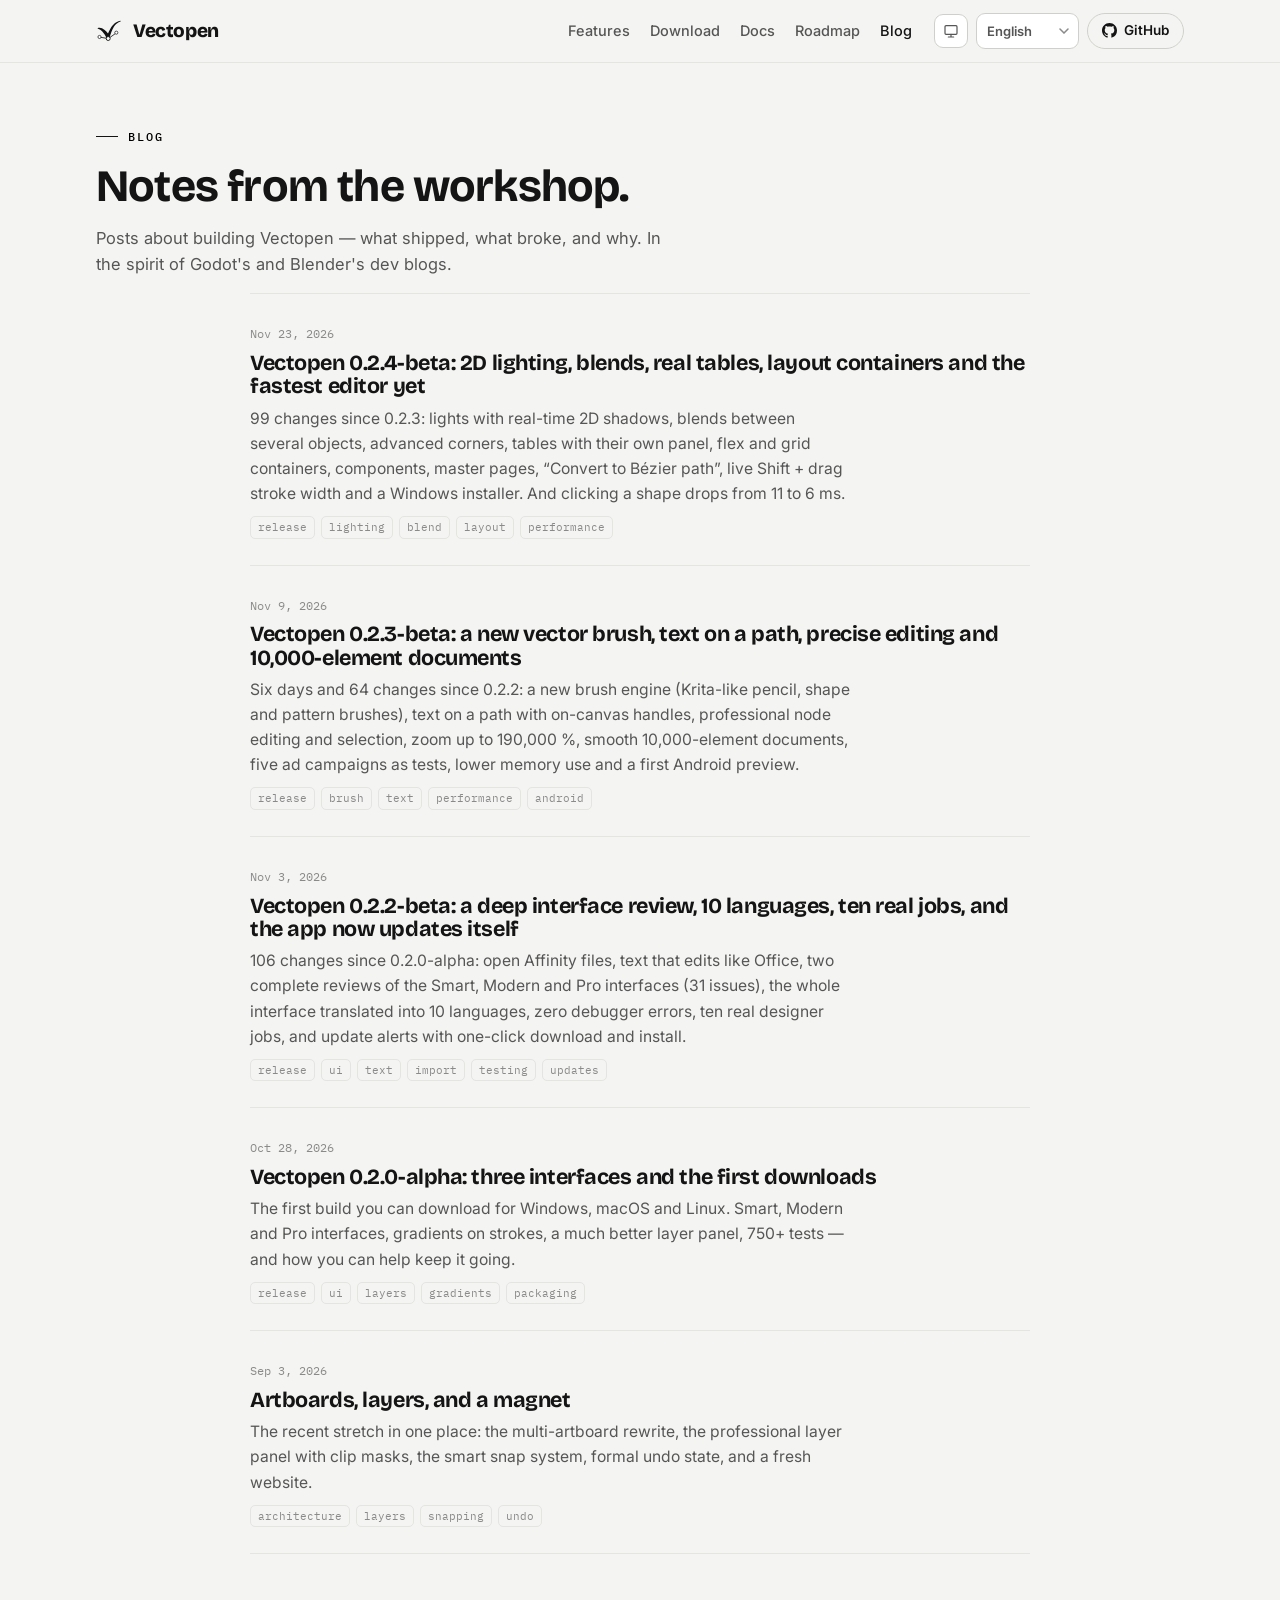
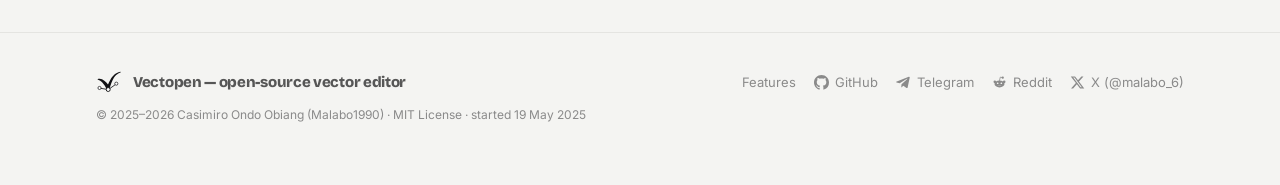
<file: web/blog/index.html>
<!doctype html>
<html lang="en">
<head>
<meta charset="utf-8">
<meta name="viewport" content="width=device-width, initial-scale=1">
<title>Vectopen — Blog</title>
<meta name="description" content="Blog for Vectopen — notes from building an open-source vector editor on Godot.">
<script>try{var t=localStorage.getItem('vectopen-theme');if(t==='light'||t==='dark')document.documentElement.setAttribute('data-theme',t);}catch(e){}</script>
<link rel="preconnect" href="https://fonts.googleapis.com">
<link rel="preconnect" href="https://fonts.gstatic.com" crossorigin>
<link rel="stylesheet" href="https://fonts.googleapis.com/css2?family=Bricolage+Grotesque:opsz,wght@12..96,500;12..96,600;12..96,700;12..96,800&family=Inter:wght@400;500;600&family=IBM+Plex+Mono:wght@400;500&display=swap">
<link rel="stylesheet" href="../assets/site.css">
<link rel="icon" type="image/svg+xml" href="../favicon.svg">
<link rel="apple-touch-icon" href="../apple-touch-icon.png">
<style>
.blog-hero{padding:64px 0 8px}
.post-row{
  display:block;border-top:1px solid var(--line);padding:26px 0;
}
.post-row:last-child{border-bottom:1px solid var(--line)}
.post-row time{font-family:"IBM Plex Mono",monospace;font-size:12px;color:var(--ink-3)}
.post-row h3{font-size:1.35rem;margin:6px 0 7px;letter-spacing:-.02em}
.post-row:hover h3{text-decoration:underline;text-underline-offset:3px}
.post-row p{color:var(--ink-2);font-size:.98rem;max-width:60ch}
.post-row .tags{margin-top:10px;display:flex;gap:6px;flex-wrap:wrap}
.post-row .tag-chip{font-family:"IBM Plex Mono",monospace;font-size:10.5px;color:var(--ink-3);border:1px solid var(--line);border-radius:5px;padding:2px 7px}
#loaderr{color:var(--ink-3);margin-top:24px}
.sico{width:15px;height:15px;flex:none;fill:currentColor;vertical-align:-2px;margin-right:6px}
.foot-links a{display:inline-flex;align-items:center}
.cta-row .btn .sico{width:17px;height:17px}
</style>
</head>
<body>

<header class="nav">
  <div class="wrap nav-in">
    <a class="brand" href="../">
      <svg class="logomark" viewBox="0 0 35 31" aria-hidden="true"><g transform="translate(-268.083 -498.615)"><path class="lm-swoosh" d="M282.118,523.24C281.195,520.222 277.013,515.111 275.044,513.419C274.945,513.334 273.04,511.481 270.881,511.072C270.503,511 270.557,510.899 270.23,510.617C270.393,510.469 270.498,510.265 270.661,510.117C270.667,510.112 271.728,509.793 272.892,509.882C277.366,510.222 281.733,513.812 284.248,517.571C285.167,515.396 286.308,512.985 287.583,510.872C290.112,506.679 294.107,501.703 300.722,500.449C300.795,500.435 300.873,500.382 300.942,500.409C301.254,500.529 301.195,500.632 301.505,500.752C301.344,500.9 301.323,501.163 301.162,501.312C300.923,501.533 296.197,502.223 292.169,508.513C289.34,512.929 287.609,518.8 286.423,523.234C286.435,523.896 286.318,524.489 286.055,524.984C284.748,527.441 281.627,526.228 281.897,524.005C281.905,523.937 281.981,523.667 282.118,523.24Z"/><path class="lm-line" d="M284.811,524.256L293.701,517.917"/><path class="lm-line" d="M282.229,522.133L272.651,520.59" transform="translate(2.25866 2.12231)"/><circle class="lm-node" cx="283.98" cy="524.256" r="7.468" transform="matrix(0.282308,0,0,0.282308,215.263,368.353)"/><circle class="lm-node" cx="283.98" cy="524.256" r="7.468" transform="matrix(0.282308,0,0,0.282308,192.632,374.146)"/><circle class="lm-node" cx="283.98" cy="524.256" r="7.468" transform="matrix(0.356531,0,0,0.356531,183.24,337.342)"/></g></svg>
      Vectopen
    </a>
    <nav class="nav-links">
      <a href="../#features" data-i18n="nav.features">Features</a>
      <a href="../#download" data-i18n="nav.download">Download</a>
      <a href="../#docs" data-i18n="nav.docs">Docs</a>
      <a href="../#roadmap" data-i18n="nav.roadmap">Roadmap</a>
      <a href="./" aria-current="page" data-i18n="nav.blog">Blog</a>
    </nav>
    <div class="nav-tools">
      <button id="themeBtn" class="icon-btn" type="button" aria-label="Toggle theme">
        <svg class="ti ti-system" viewBox="0 0 24 24" fill="none" stroke="currentColor" stroke-width="1.8"><rect x="3" y="4" width="18" height="13" rx="1.5"/><path d="M8 21h8M12 17v4" stroke-linecap="round"/></svg>
        <svg class="ti ti-light" viewBox="0 0 24 24" fill="none" stroke="currentColor" stroke-width="1.8" stroke-linecap="round"><circle cx="12" cy="12" r="4"/><path d="M12 2v2M12 20v2M2 12h2M20 12h2M4.9 4.9l1.4 1.4M17.7 17.7l1.4 1.4M19.1 4.9l-1.4 1.4M6.3 17.7l-1.4 1.4"/></svg>
        <svg class="ti ti-dark" viewBox="0 0 24 24" fill="currentColor"><path d="M21 12.8A9 9 0 1111.2 3a7 7 0 009.8 9.8z"/></svg>
      </button>
      <select id="langSel" class="lang-sel" aria-label="Language"></select>
      <a class="nav-gh" href="https://github.com/malabo1990/-Vectopen" target="_blank" rel="noopener">
        <svg width="15" height="15" viewBox="0 0 16 16" fill="currentColor" aria-hidden="true"><path d="M8 0C3.58 0 0 3.58 0 8c0 3.54 2.29 6.53 5.47 7.59.4.07.55-.17.55-.38 0-.19-.01-.82-.01-1.49-2.01.37-2.53-.49-2.69-.94-.09-.23-.48-.94-.82-1.13-.28-.15-.68-.52-.01-.53.63-.01 1.08.58 1.23.82.72 1.21 1.87.87 2.33.66.07-.52.28-.87.51-1.07-1.78-.2-3.64-.89-3.64-3.95 0-.87.31-1.59.82-2.15-.08-.2-.36-1.02.08-2.12 0 0 .67-.21 2.2.82.64-.18 1.32-.27 2-.27.68 0 1.36.09 2 .27 1.53-1.04 2.2-.82 2.2-.82.44 1.1.16 1.92.08 2.12.51.56.82 1.27.82 2.15 0 3.07-1.87 3.75-3.65 3.95.29.25.54.73.54 1.48 0 1.07-.01 1.93-.01 2.2 0 .21.15.46.55.38A8.01 8.01 0 0016 8c0-4.42-3.58-8-8-8z"/></svg>
        <span>GitHub</span>
      </a>
    </div>
  </div>
</header>

<section class="blog-hero">
  <div class="wrap">
    <div class="sec-eyebrow" data-i18n="blog.eyebrow">Blog</div>
    <h1 class="sec-h" style="font-size:clamp(2rem,4vw,2.8rem)" data-i18n="blog.h">Notes from the workshop.</h1>
    <p class="sec-lead" data-i18n="blog.lead">Posts about building Vectopen &mdash; what shipped, what broke, and why. In the spirit of Godot's and Blender's dev blogs.</p>
  </div>
</section>

<section style="padding-top:8px">
  <div class="wrap" style="max-width:52rem">
    <div id="posts"></div>
    <p id="empty" hidden data-i18n="blog.empty">No posts yet. Check back soon.</p>
    <p id="loaderr" hidden>Couldn't load the post list.</p>
  </div>
</section>

<footer>
  <div class="wrap foot-in">
    <span class="brand" style="font-size:15px;color:var(--ink-2)">
      <svg class="logomark" viewBox="0 0 35 31" width="26" height="26" aria-hidden="true"><g transform="translate(-268.083 -498.615)"><path class="lm-swoosh" d="M282.118,523.24C281.195,520.222 277.013,515.111 275.044,513.419C274.945,513.334 273.04,511.481 270.881,511.072C270.503,511 270.557,510.899 270.23,510.617C270.393,510.469 270.498,510.265 270.661,510.117C270.667,510.112 271.728,509.793 272.892,509.882C277.366,510.222 281.733,513.812 284.248,517.571C285.167,515.396 286.308,512.985 287.583,510.872C290.112,506.679 294.107,501.703 300.722,500.449C300.795,500.435 300.873,500.382 300.942,500.409C301.254,500.529 301.195,500.632 301.505,500.752C301.344,500.9 301.323,501.163 301.162,501.312C300.923,501.533 296.197,502.223 292.169,508.513C289.34,512.929 287.609,518.8 286.423,523.234C286.435,523.896 286.318,524.489 286.055,524.984C284.748,527.441 281.627,526.228 281.897,524.005C281.905,523.937 281.981,523.667 282.118,523.24Z"/><path class="lm-line" d="M284.811,524.256L293.701,517.917"/><path class="lm-line" d="M282.229,522.133L272.651,520.59" transform="translate(2.25866 2.12231)"/><circle class="lm-node" cx="283.98" cy="524.256" r="7.468" transform="matrix(0.282308,0,0,0.282308,215.263,368.353)"/><circle class="lm-node" cx="283.98" cy="524.256" r="7.468" transform="matrix(0.282308,0,0,0.282308,192.632,374.146)"/><circle class="lm-node" cx="283.98" cy="524.256" r="7.468" transform="matrix(0.356531,0,0,0.356531,183.24,337.342)"/></g></svg>
      <span data-i18n="foot.brand">Vectopen &mdash; open-source vector editor</span>
    </span>
    <div class="foot-links">
      <a href="../" data-i18n="nav.features">Home</a>
      <a href="https://github.com/malabo1990/-Vectopen" target="_blank" rel="noopener"><svg class="sico" viewBox="0 0 16 16" aria-hidden="true"><path d="M8 0C3.58 0 0 3.58 0 8c0 3.54 2.29 6.53 5.47 7.59.4.07.55-.17.55-.38 0-.19-.01-.82-.01-1.49-2.01.37-2.53-.49-2.69-.94-.09-.23-.48-.94-.82-1.13-.28-.15-.68-.52-.01-.53.63-.01 1.08.58 1.23.82.72 1.21 1.87.87 2.33.66.07-.52.28-.87.51-1.07-1.78-.2-3.64-.89-3.64-3.95 0-.87.31-1.59.82-2.15-.08-.2-.36-1.02.08-2.12 0 0 .67-.21 2.2.82.64-.18 1.32-.27 2-.27.68 0 1.36.09 2 .27 1.53-1.04 2.2-.82 2.2-.82.44 1.1.16 1.92.08 2.12.51.56.82 1.27.82 2.15 0 3.07-1.87 3.75-3.65 3.95.29.25.54.73.54 1.48 0 1.07-.01 1.93-.01 2.2 0 .21.15.46.55.38A8.01 8.01 0 0 0 16 8c0-4.42-3.58-8-8-8z"/></svg><span data-i18n="foot.gh">GitHub</span></a>
      <a href="https://t.me/vectopen" target="_blank" rel="noopener"><svg class="sico" viewBox="0 0 24 24" aria-hidden="true"><path d="M21.9 4.3 18.6 19.8c-.2 1.1-.9 1.4-1.8.9l-5-3.7-2.4 2.3c-.3.3-.5.5-1 .5l.4-5.1 9.3-8.4c.4-.4-.1-.6-.6-.2L5.9 13.3 1 11.8c-1.1-.3-1.1-1.1.2-1.6L20.5 2.7c.9-.3 1.7.2 1.4 1.6z"/></svg><span data-i18n="foot.tg">Telegram</span></a>
      <a href="https://www.reddit.com/r/Vectopen_editor/" target="_blank" rel="noopener"><svg class="sico" viewBox="0 0 24 24" aria-hidden="true"><path fill-rule="evenodd" d="M4 14.2a8 5.6 0 1 0 16 0a8 5.6 0 1 0-16 0ZM7.7 13.2a1.35 1.35 0 1 0 2.7 0a1.35 1.35 0 1 0-2.7 0ZM13.6 13.2a1.35 1.35 0 1 0 2.7 0a1.35 1.35 0 1 0-2.7 0ZM8.6 16.3Q12 18.9 15.4 16.3Q12 17.7 8.6 16.3Z"/><path d="M2.4 10.9a2.1 2.1 0 1 0 4.2 0a2.1 2.1 0 1 0-4.2 0ZM17.4 10.9a2.1 2.1 0 1 0 4.2 0a2.1 2.1 0 1 0-4.2 0ZM15.4 4.2a1.8 1.8 0 1 0 3.6 0a1.8 1.8 0 1 0-3.6 0Z"/><path fill="none" stroke="currentColor" stroke-width="1.2" stroke-linecap="round" stroke-linejoin="round" d="M12 8.7 13.3 3.4 15.6 4"/></svg><span data-i18n="foot.reddit">Reddit</span></a>
      <a href="https://x.com/malabo_6" target="_blank" rel="noopener me"><svg class="sico" viewBox="0 0 24 24" aria-hidden="true"><path d="M18.244 2.25h3.308l-7.227 8.26 8.502 11.24H16.17l-5.214-6.817L4.99 21.75H1.68l7.73-8.835L1.254 2.25H8.08l4.713 6.231zm-1.161 17.52h1.833L7.084 4.126H5.117z"/></svg><span data-i18n="foot.x">X</span></a>
    </div>
  </div>
<div class="wrap foot-copy" style="padding-top:10px;font-size:12px;color:var(--ink-3)">&copy; 2025&ndash;2026 Casimiro Ondo Obiang (Malabo1990) &middot; <a href="https://github.com/malabo1990/-Vectopen/blob/main/LICENSE" target="_blank" rel="noopener" style="color:inherit">MIT License</a> &middot; started 19 May 2025</div>
</footer>

<script src="../assets/i18n.js"></script>
<script src="../assets/i18n/fr.js"></script>
<script src="../assets/i18n/de.js"></script>
<script src="../assets/i18n/pt.js"></script>
<script src="../assets/i18n/ru.js"></script>
<script src="../assets/i18n/zh.js"></script>
<script src="../assets/i18n/ja.js"></script>
<script src="../assets/i18n/ar.js"></script>
<script src="../assets/i18n/hi.js"></script>
<script src="../assets/site.js"></script>
<script src="../assets/blog.js"></script>
<script>
(function () {
  var host = document.getElementById("posts");
  VectopenBlog.list("").then(function (posts) {
    if (!posts.length) { document.getElementById("empty").hidden = false; return; }
    host.innerHTML = posts.map(function (p) {
      var tags = (p.tags || []).map(function (t) { return '<span class="tag-chip">' + VectopenBlog.esc(t) + '</span>'; }).join("");
      return '<a class="post-row" href="post.html?p=' + encodeURIComponent(p.slug) + '">'
        + '<time>' + VectopenBlog.fmtDate(p.date) + '</time>'
        + '<h3>' + VectopenBlog.esc(p.title) + '</h3>'
        + '<p>' + VectopenBlog.esc(p.summary || "") + '</p>'
        + (tags ? '<div class="tags">' + tags + '</div>' : '')
        + '</a>';
    }).join("");
  }).catch(function () {
    document.getElementById("loaderr").hidden = false;
  });
})();
</script>
</body>
</html>
</file>
<file: web/assets/site.css>
/* Vectopen site — shared shell. Identidad monocroma: negro · gris · blanco. */
*{margin:0;box-sizing:border-box}
img,svg{max-width:100%}
[hidden]{display:none!important}

:root{
  --paper:#F4F4F2;
  --surface:#FFFFFF;
  --surface-2:#F9F9F7;
  --ink:#141414;
  --ink-2:#565656;
  --ink-3:#8A8A8A;
  --line:#E4E4E1;
  --line-2:#CFCFCB;
  --accent:#141414;
  --accent-deep:#000000;
  --accent-wash:#EEEEEB;
  --node:#565656;
  --node-wash:#EEEEEB;
  --grid:rgba(20,20,20,.05);
  --radius:14px;
  --radius-sm:10px;
  --shadow-sm:0 1px 2px rgba(20,20,20,.05);
  --shadow:0 2px 4px rgba(20,20,20,.04), 0 18px 44px -22px rgba(20,20,20,.20);
  --maxw:1140px;
  color-scheme:light dark;
}
@media (prefers-color-scheme:dark){
  :root:not([data-theme="light"]){
    --paper:#0E0E0E;--surface:#171717;--surface-2:#121212;
    --ink:#EDEDEA;--ink-2:#A2A2A0;--ink-3:#6E6E6E;
    --line:#282828;--line-2:#3A3A3A;
    --accent:#EDEDEA;--accent-deep:#FFFFFF;--accent-wash:rgba(255,255,255,.06);
    --node:#A2A2A0;--node-wash:rgba(255,255,255,.06);--grid:rgba(237,237,234,.055);
    --shadow-sm:0 1px 2px rgba(0,0,0,.45);
    --shadow:0 2px 4px rgba(0,0,0,.35), 0 22px 50px -24px rgba(0,0,0,.65);
  }
}
:root[data-theme="dark"]{
  --paper:#0E0E0E;--surface:#171717;--surface-2:#121212;
  --ink:#EDEDEA;--ink-2:#A2A2A0;--ink-3:#6E6E6E;
  --line:#282828;--line-2:#3A3A3A;
  --accent:#EDEDEA;--accent-deep:#FFFFFF;--accent-wash:rgba(255,255,255,.06);
  --node:#A2A2A0;--node-wash:rgba(255,255,255,.06);--grid:rgba(237,237,234,.055);
  --shadow-sm:0 1px 2px rgba(0,0,0,.45);
  --shadow:0 2px 4px rgba(0,0,0,.35), 0 22px 50px -24px rgba(0,0,0,.65);
}

body{
  background:var(--paper);color:var(--ink);
  font-family:"Inter",system-ui,-apple-system,Segoe UI,Roboto,sans-serif;
  font-size:16px;line-height:1.6;-webkit-font-smoothing:antialiased;
}
.wrap{max-width:var(--maxw);margin:0 auto;padding:0 26px}
.mono{font-family:"IBM Plex Mono",ui-monospace,SFMono-Regular,Menlo,monospace}
h1,h2,h3,h4{font-family:"Bricolage Grotesque","Inter",sans-serif;line-height:1.08;letter-spacing:-.018em;font-weight:700}
a{color:inherit;text-decoration:none}
::selection{background:var(--accent);color:var(--paper)}

/* ---------- nav ---------- */
header.nav{position:sticky;top:0;z-index:50;background:var(--paper);border-bottom:1px solid var(--line)}
@supports (backdrop-filter:blur(1px)){
  header.nav{backdrop-filter:blur(10px);background:color-mix(in srgb, var(--paper) 82%, transparent)}
}
.nav-in{display:flex;align-items:center;gap:22px;height:62px}
.brand{display:flex;align-items:center;gap:11px;font-family:"Bricolage Grotesque",sans-serif;font-weight:800;font-size:19px;letter-spacing:-.02em}
.brand svg{width:26px;height:26px;flex:none}
.logomark{overflow:visible}
/* Logo original de Vectopen: V negra, nodos blancos con borde negro (mismos
   grosores que logo.svg). En tema oscuro va sobre una baldosa clara. */
.logomark .lm-swoosh{fill:#111114}
.logomark .lm-line{fill:none;stroke:#111114;stroke-width:1.1;stroke-linecap:round}
.logomark .lm-node{fill:#fff;stroke:#111114;stroke-width:3.4}
@media (prefers-color-scheme:dark){:root:not([data-theme="light"]) .logomark{background:#f4f5f8;border-radius:7px;padding:3px}}
:root[data-theme="dark"] .logomark{background:#f4f5f8;border-radius:7px;padding:3px}
.nav-links{display:flex;gap:20px;margin-left:auto;font-size:14.5px;color:var(--ink-2);font-weight:500}
.nav-links a:hover,.nav-links a[aria-current]{color:var(--ink)}
.nav-tools{display:flex;align-items:center;gap:8px}
.icon-btn{
  display:inline-grid;place-items:center;width:34px;height:34px;
  border:1px solid var(--line-2);border-radius:9px;background:var(--surface);
  color:var(--ink-2);cursor:pointer;
}
.icon-btn:hover{color:var(--ink);border-color:var(--ink-3)}
.icon-btn svg{width:16px;height:16px}
#themeBtn .ti{display:none}
#themeBtn[data-theme="system"] .ti-system{display:block}
#themeBtn[data-theme="light"] .ti-light{display:block}
#themeBtn[data-theme="dark"] .ti-dark{display:block}
.lang-sel{
  appearance:none;-webkit-appearance:none;
  font:inherit;font-size:13px;font-weight:600;color:var(--ink-2);
  border:1px solid var(--line-2);border-radius:9px;background:var(--surface);
  padding:7px 26px 7px 10px;cursor:pointer;
  background-image:url("data:image/svg+xml,%3Csvg xmlns='http://www.w3.org/2000/svg' width='10' height='6' viewBox='0 0 10 6'%3E%3Cpath d='M1 1l4 4 4-4' fill='none' stroke='%238A8A8A' stroke-width='1.5' stroke-linecap='round'/%3E%3C/svg%3E");
  background-repeat:no-repeat;background-position:right 9px center;
}
.lang-sel:hover{color:var(--ink);border-color:var(--ink-3)}
.nav-gh{display:inline-flex;align-items:center;gap:7px;border:1px solid var(--line-2);border-radius:999px;padding:6px 14px;font-size:13.5px;font-weight:600;color:var(--ink)}
.nav-gh:hover{border-color:var(--ink-3);background:var(--surface)}
@media (max-width:820px){.nav-links{display:none}.nav-gh span{display:none}}

/* ---------- footer ---------- */
footer{border-top:1px solid var(--line);padding:36px 0 60px;color:var(--ink-3);font-size:13px}
.foot-in{display:flex;justify-content:space-between;gap:20px;flex-wrap:wrap;align-items:center}
.foot-in .brand{font-size:15px;color:var(--ink-2)}
.foot-links{display:flex;gap:18px;flex-wrap:wrap}
.foot-links a:hover{color:var(--ink)}

/* ---------- shared section shell ---------- */
section{padding:78px 0}
.sec-eyebrow{
  font-family:"IBM Plex Mono",monospace;font-size:12px;font-weight:500;
  text-transform:uppercase;letter-spacing:.16em;color:var(--accent-deep);
  display:flex;align-items:center;gap:10px;margin-bottom:16px;
}
.sec-eyebrow::before{content:"";width:22px;height:1px;background:var(--accent)}
h2.sec-h{font-size:clamp(1.8rem,3.6vw,2.6rem);font-weight:700;max-width:22ch}
.sec-lead{margin-top:14px;color:var(--ink-2);max-width:58ch;font-size:1.03rem}
.btn{display:inline-flex;align-items:center;gap:9px;font-weight:600;font-size:15px;border-radius:11px;padding:12px 20px;border:1px solid transparent;transition:transform .08s ease}
.btn:active{transform:translateY(1px)}
.btn-primary{background:var(--accent);color:var(--paper);box-shadow:0 6px 18px -8px rgba(20,20,20,.4)}
.btn-primary:hover{background:var(--accent-deep)}
.btn-ghost{background:var(--surface);color:var(--ink);border-color:var(--line-2)}
.btn-ghost:hover{border-color:var(--ink-3)}

/* ---------- prose (blog posts) ---------- */
.prose{max-width:44rem;margin:0 auto;color:var(--ink)}
.prose h1{font-size:clamp(2rem,4.5vw,2.9rem);letter-spacing:-.025em;margin:0 0 .3em}
.prose h2{font-size:1.5rem;margin:1.9em 0 .5em}
.prose h3{font-size:1.15rem;margin:1.6em 0 .4em}
.prose p{margin:1.05em 0;color:var(--ink-2)}
.prose strong{color:var(--ink);font-weight:600}
.prose a{color:var(--ink);text-decoration:underline;text-underline-offset:3px;text-decoration-color:var(--line-2)}
.prose a:hover{text-decoration-color:var(--ink)}
.prose ul,.prose ol{margin:1.05em 0;padding-left:1.3em;color:var(--ink-2)}
.prose li{margin:.4em 0}
.prose li::marker{color:var(--ink-3)}
.prose code{font-family:"IBM Plex Mono",monospace;font-size:.88em;background:var(--accent-wash);border:1px solid var(--line);border-radius:5px;padding:1px 5px}
.prose pre{background:var(--surface-2);border:1px solid var(--line);border-radius:var(--radius-sm);padding:16px 18px;overflow-x:auto;margin:1.3em 0}
.prose pre code{background:none;border:0;padding:0;font-size:.85em;color:var(--ink)}
.prose blockquote{margin:1.3em 0;padding:2px 0 2px 18px;border-left:2px solid var(--line-2);color:var(--ink-3)}
.prose img{border:1px solid var(--line);border-radius:var(--radius-sm);margin:1.3em 0}
.prose hr{border:0;border-top:1px solid var(--line);margin:2.4em 0}
.prose table{border-collapse:collapse;width:100%;font-size:.92em;margin:1.3em 0;display:block;overflow-x:auto}
.prose th,.prose td{border:1px solid var(--line);padding:8px 12px;text-align:left}
.prose th{background:var(--surface-2);font-family:"Bricolage Grotesque",sans-serif;font-weight:600}

@media (max-width:560px){.wrap{padding:0 18px}section{padding:56px 0}}
</file>
